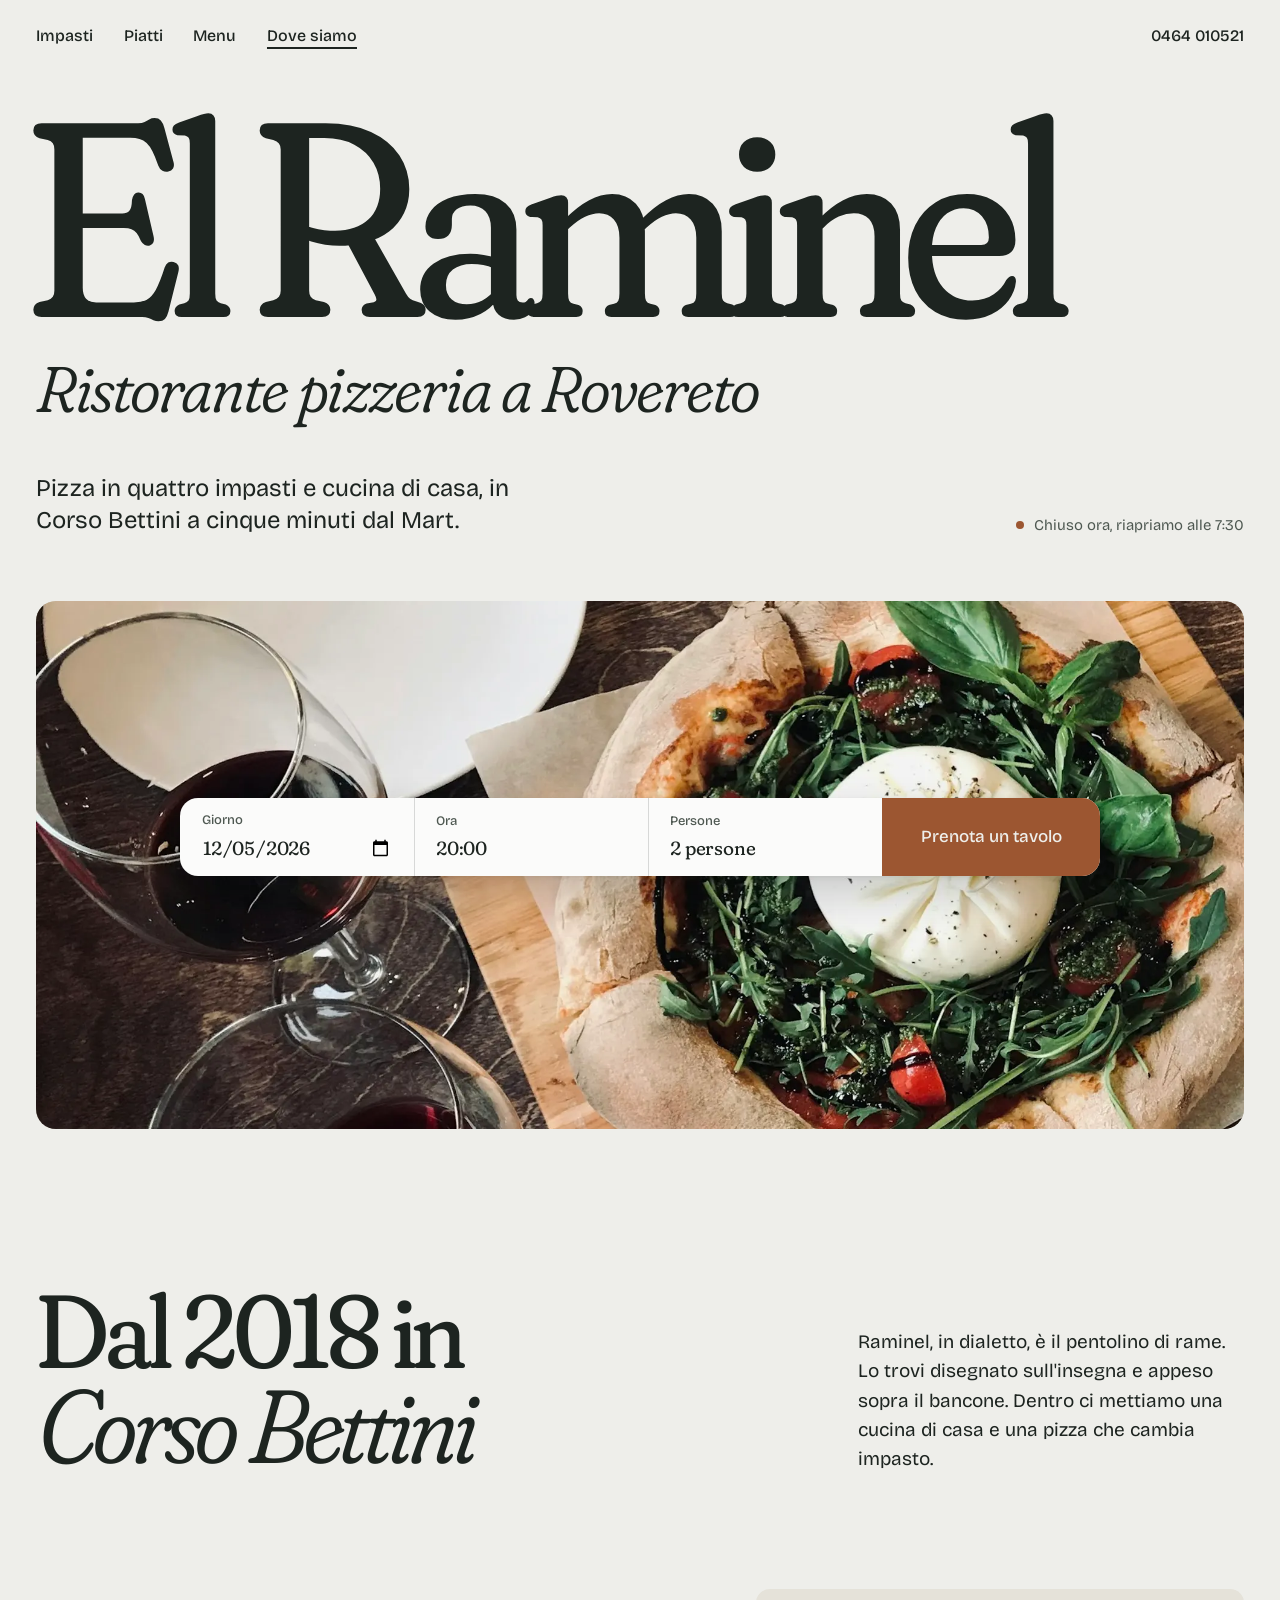
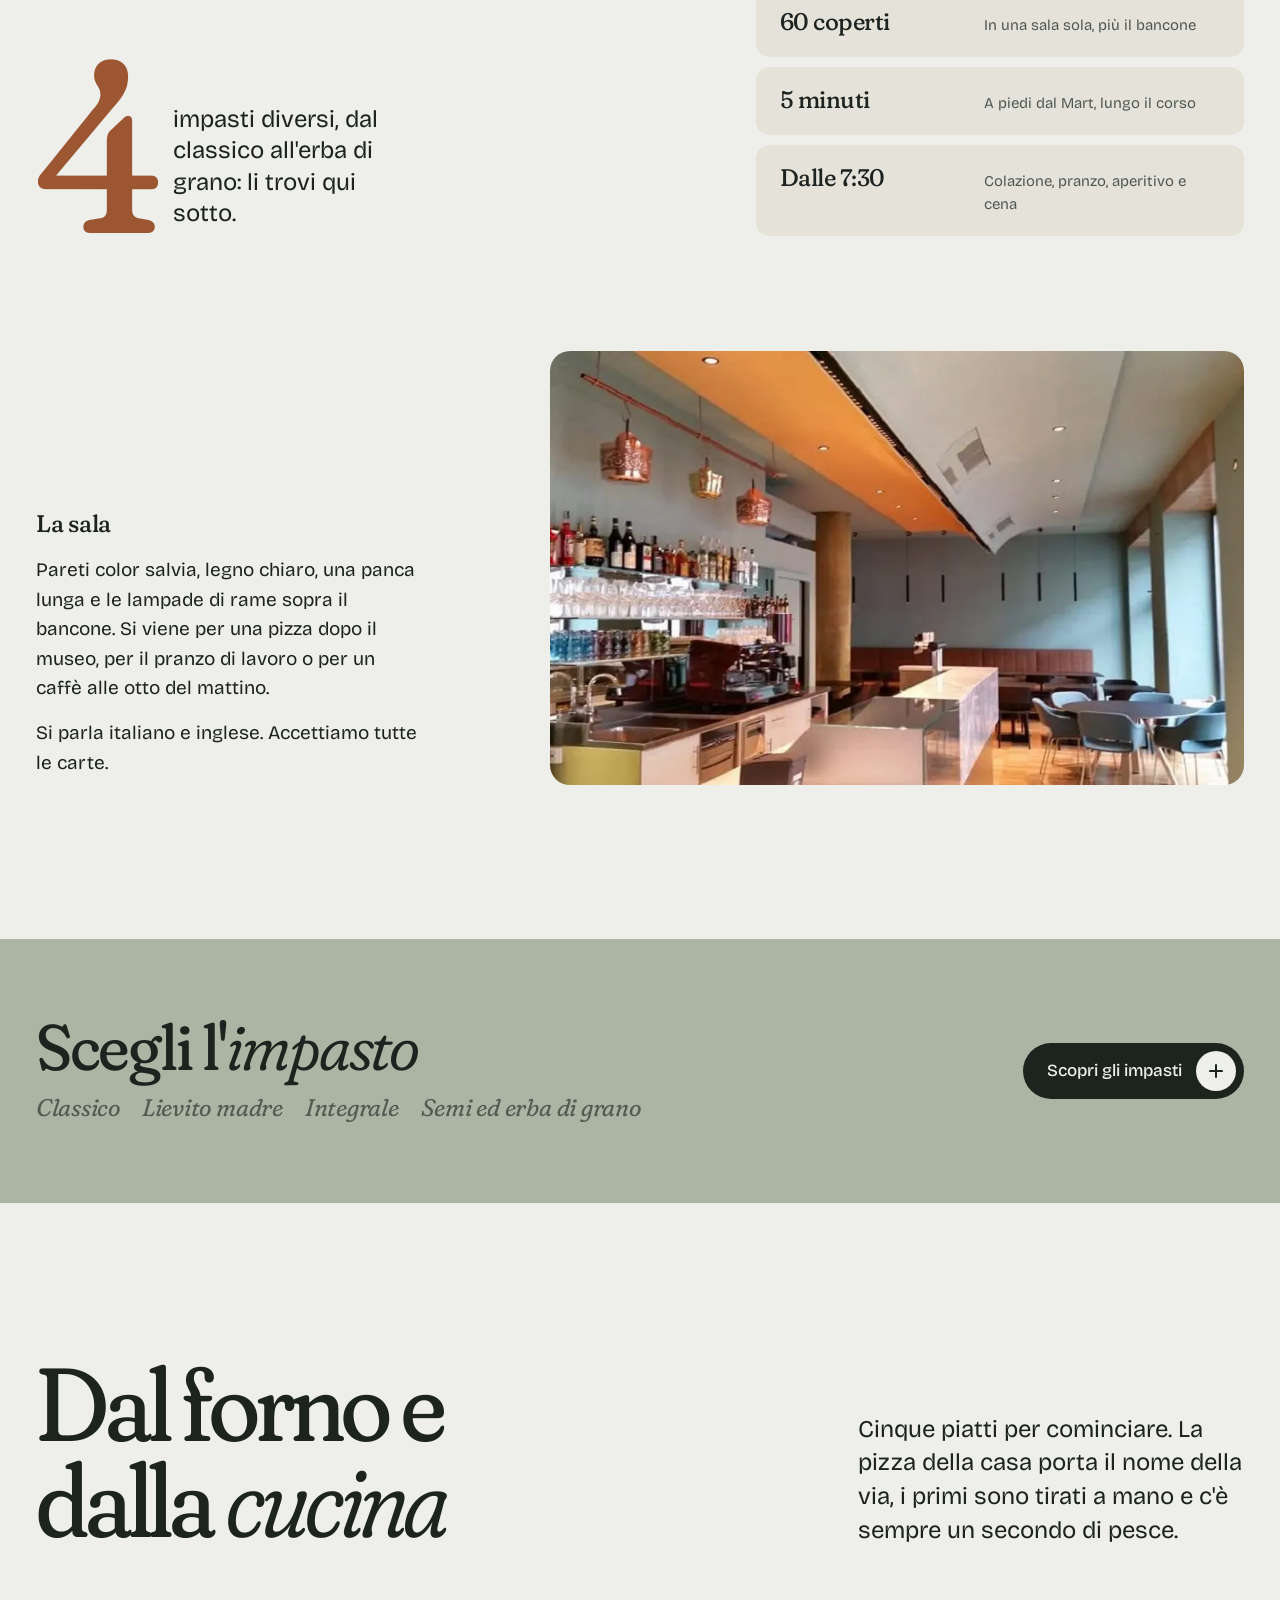
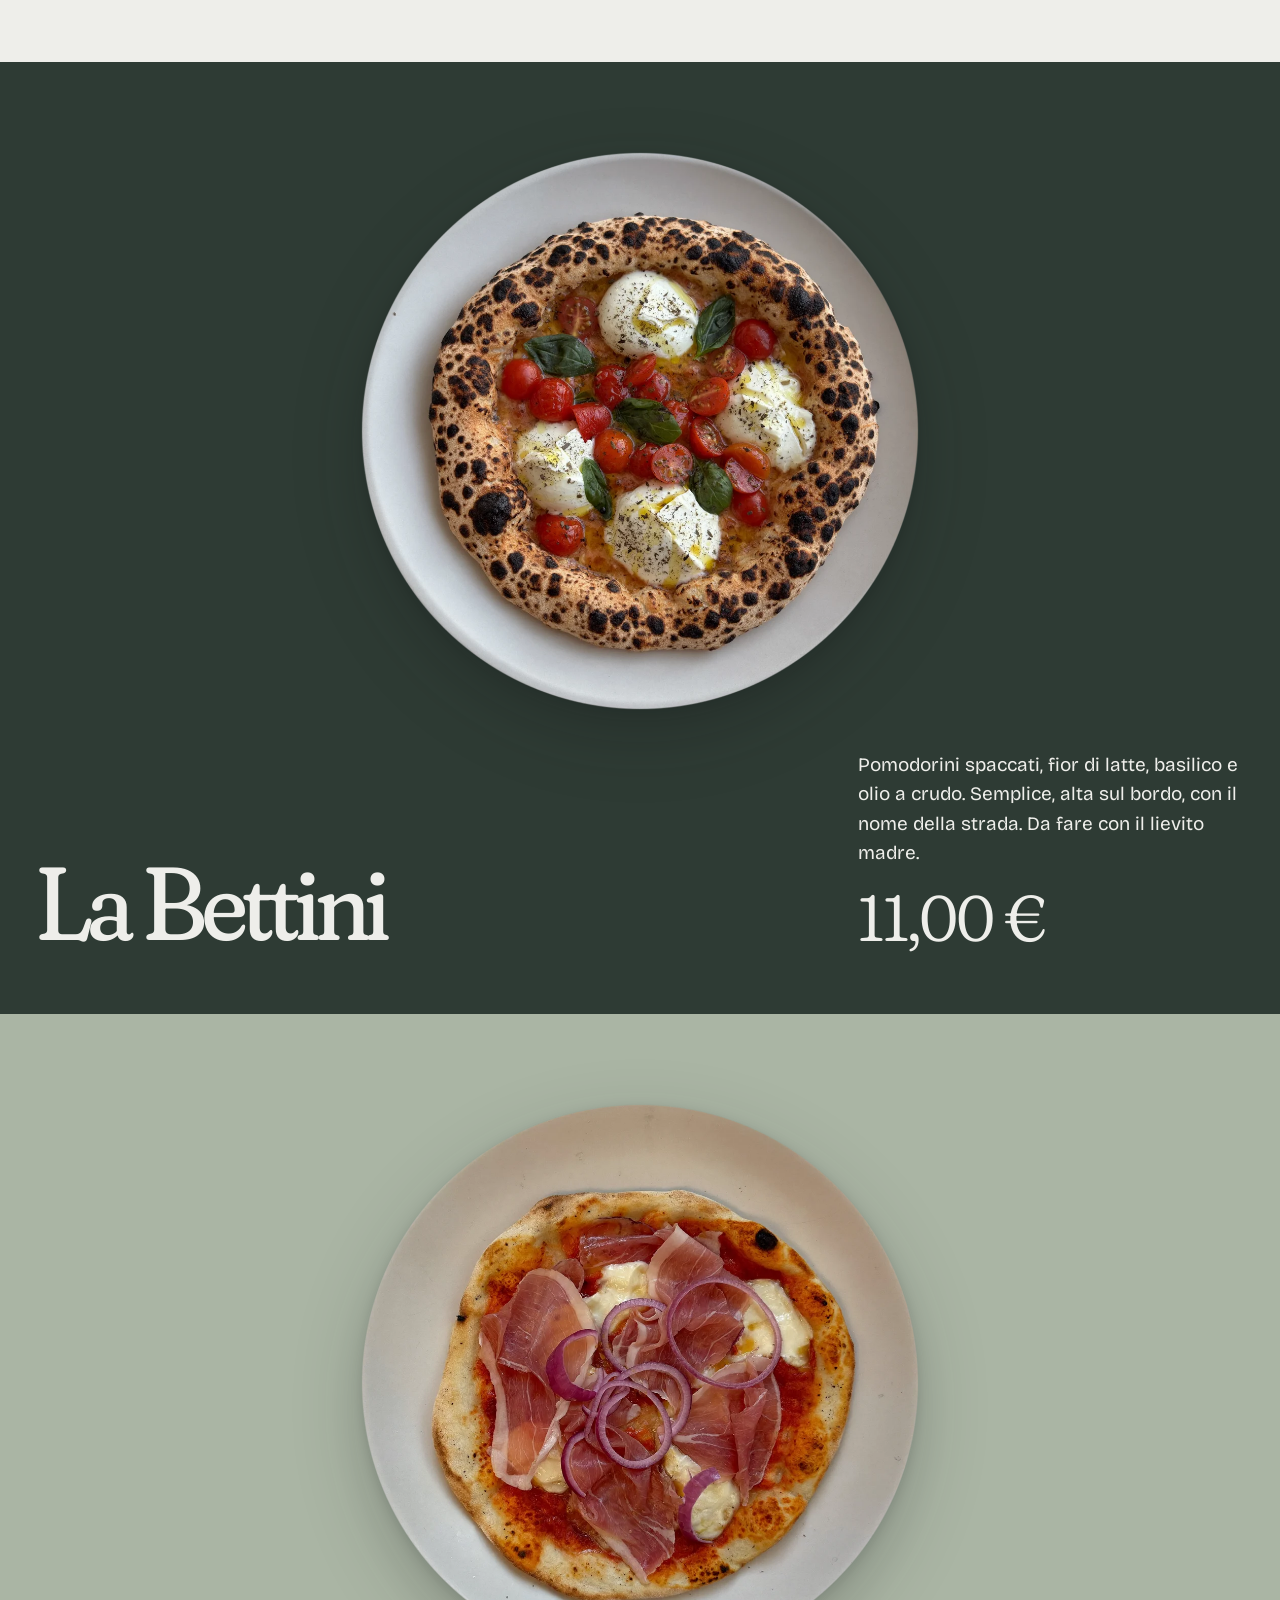
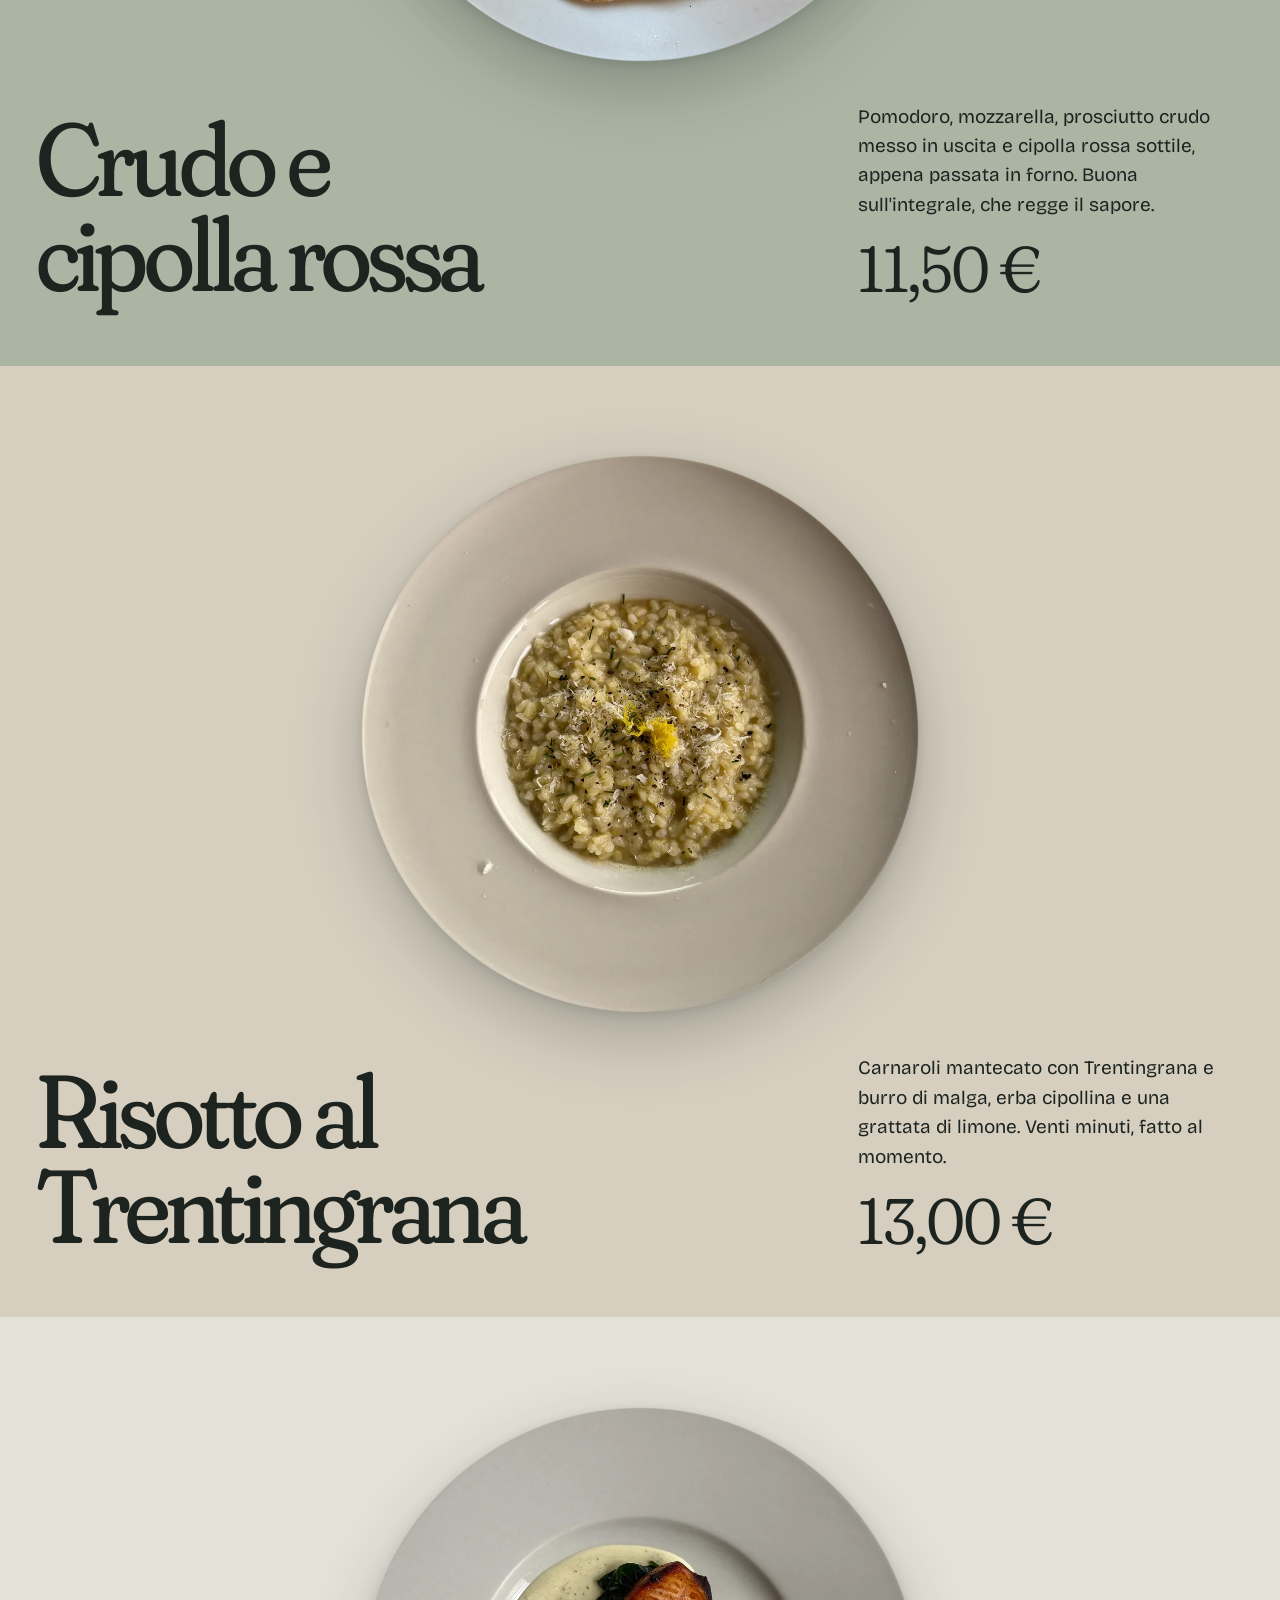
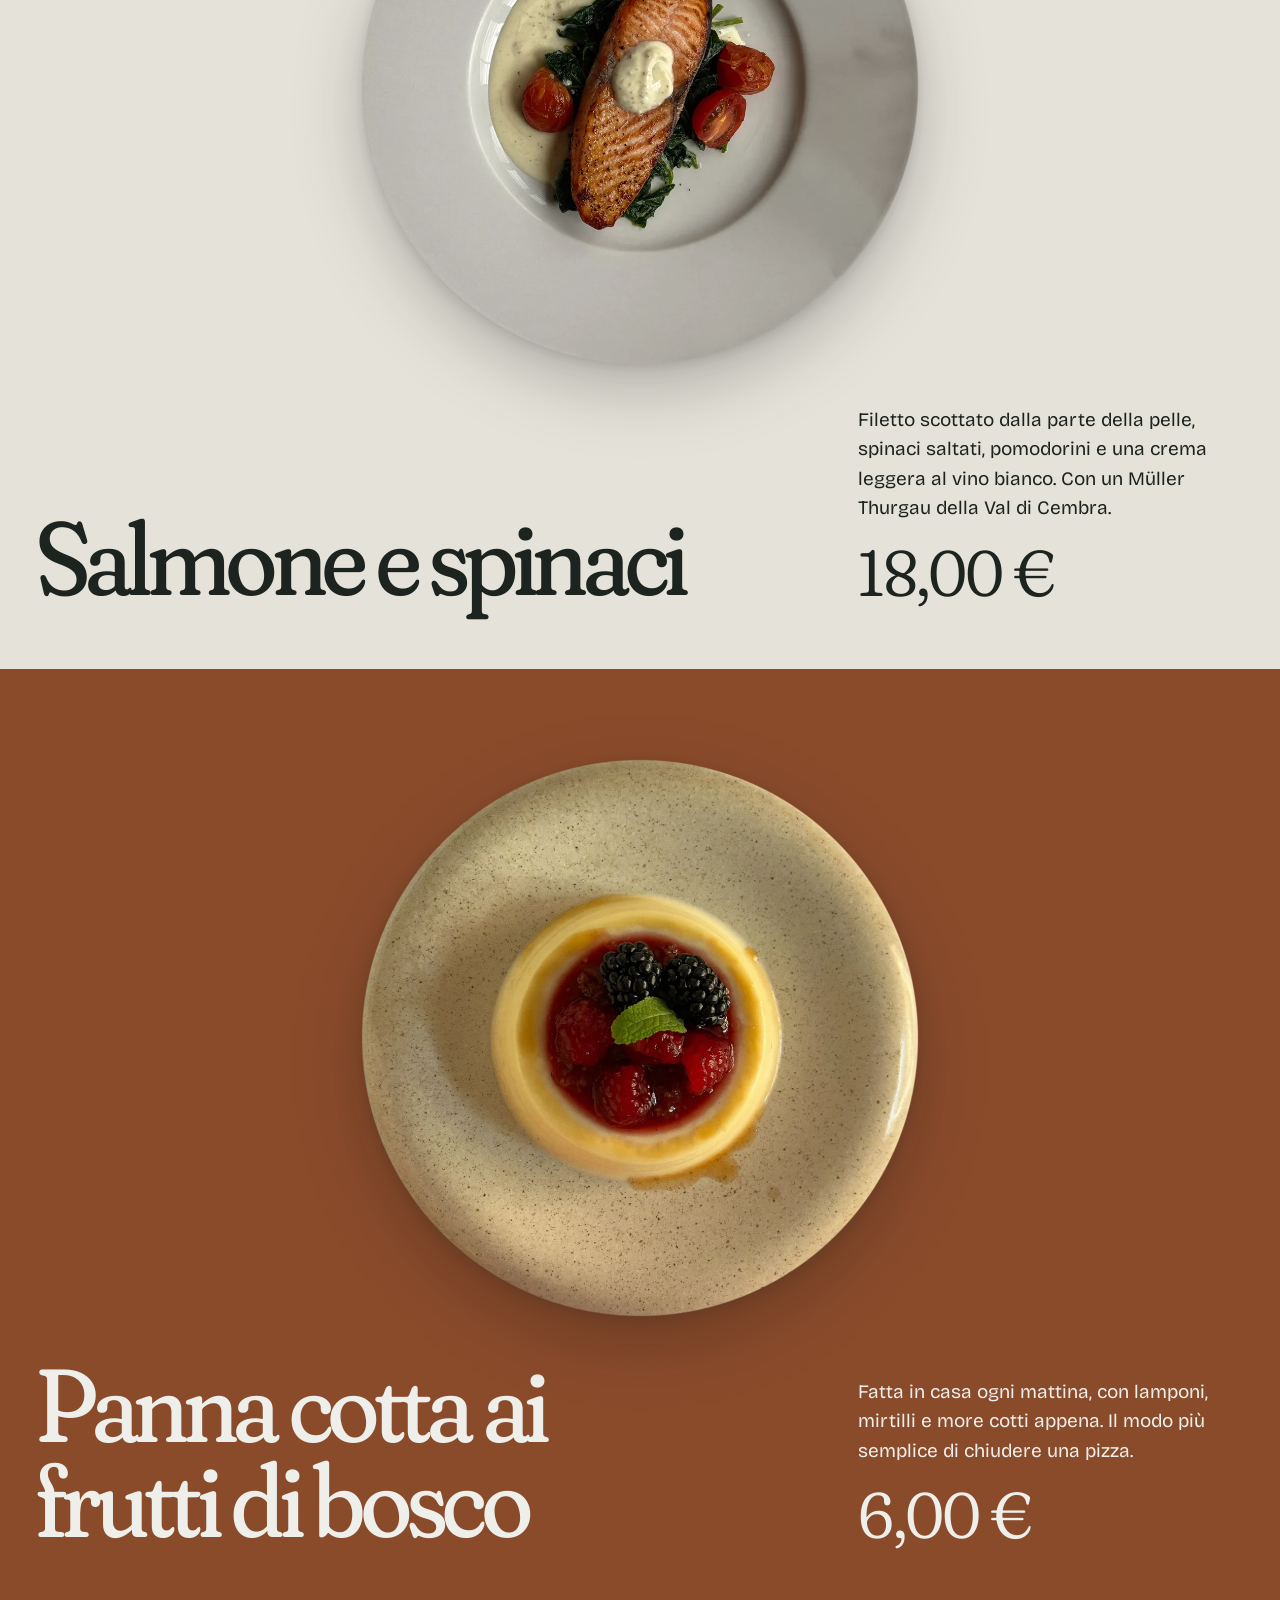
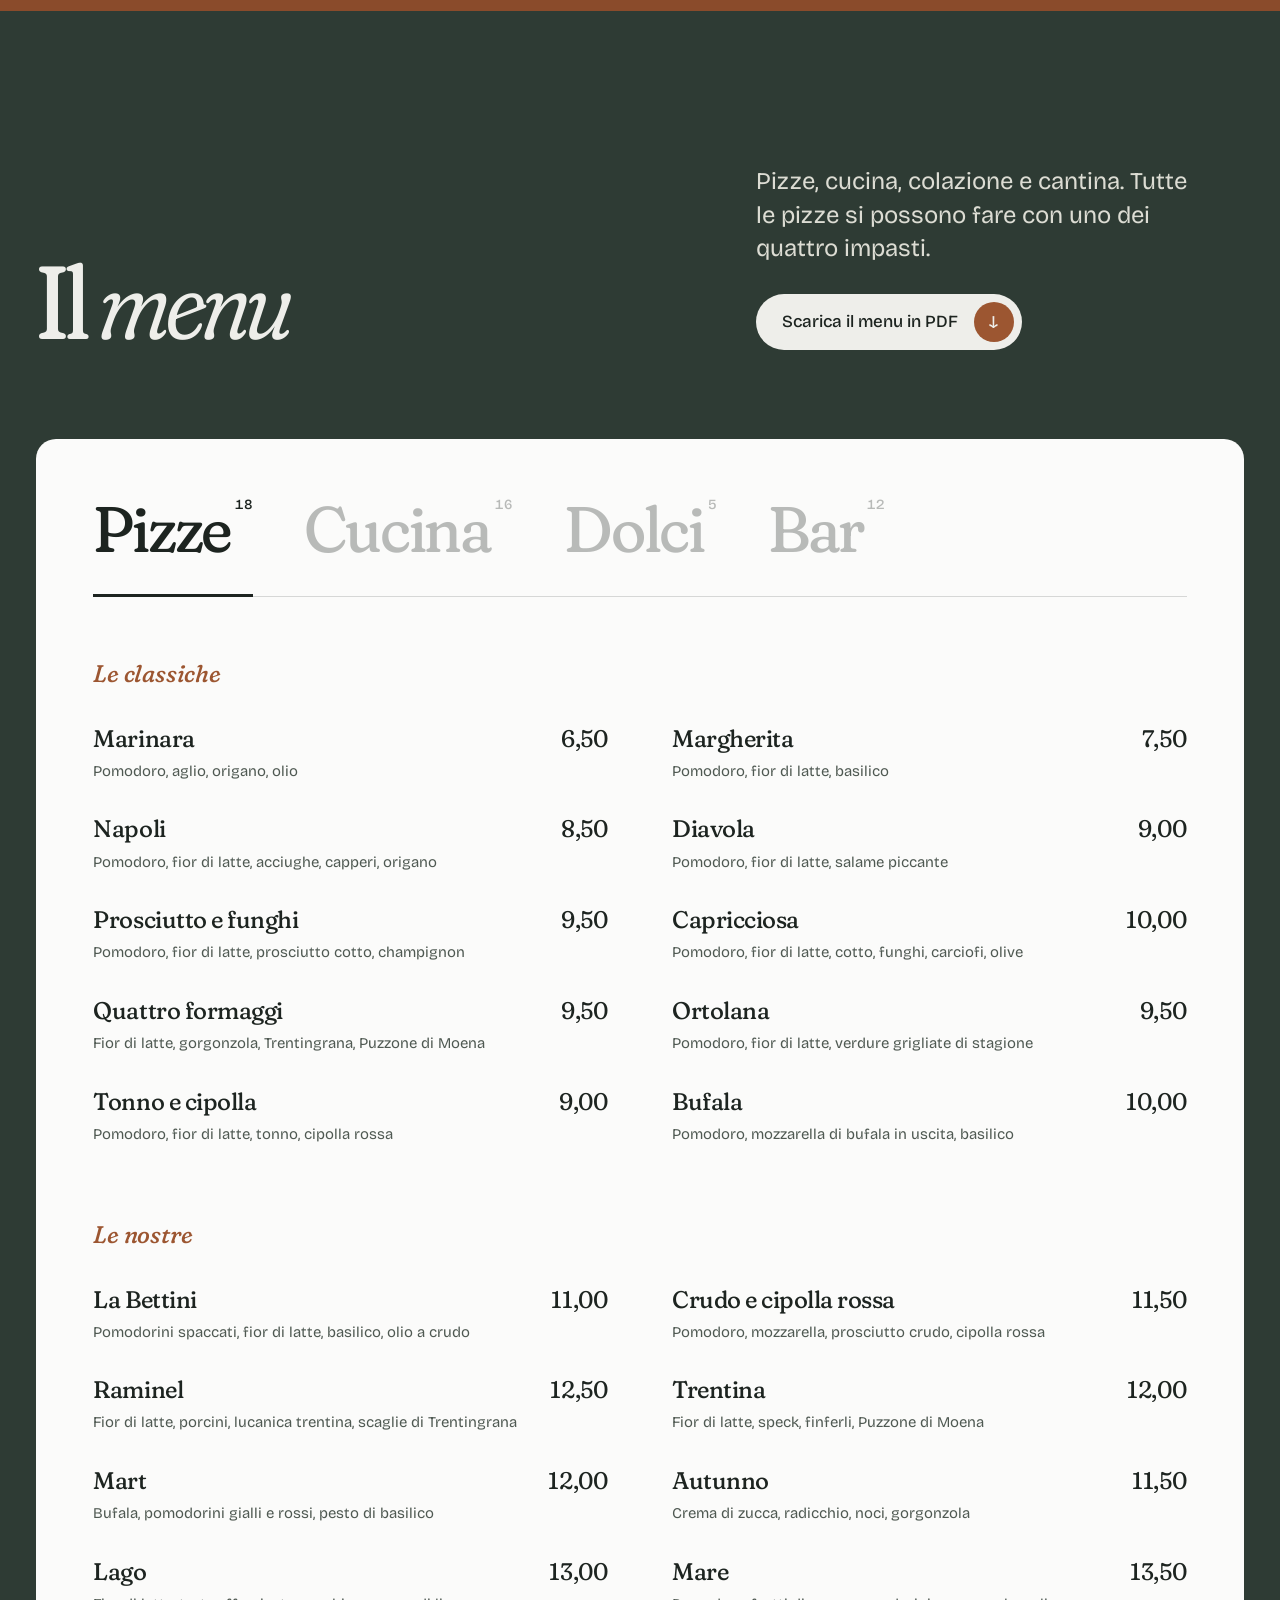
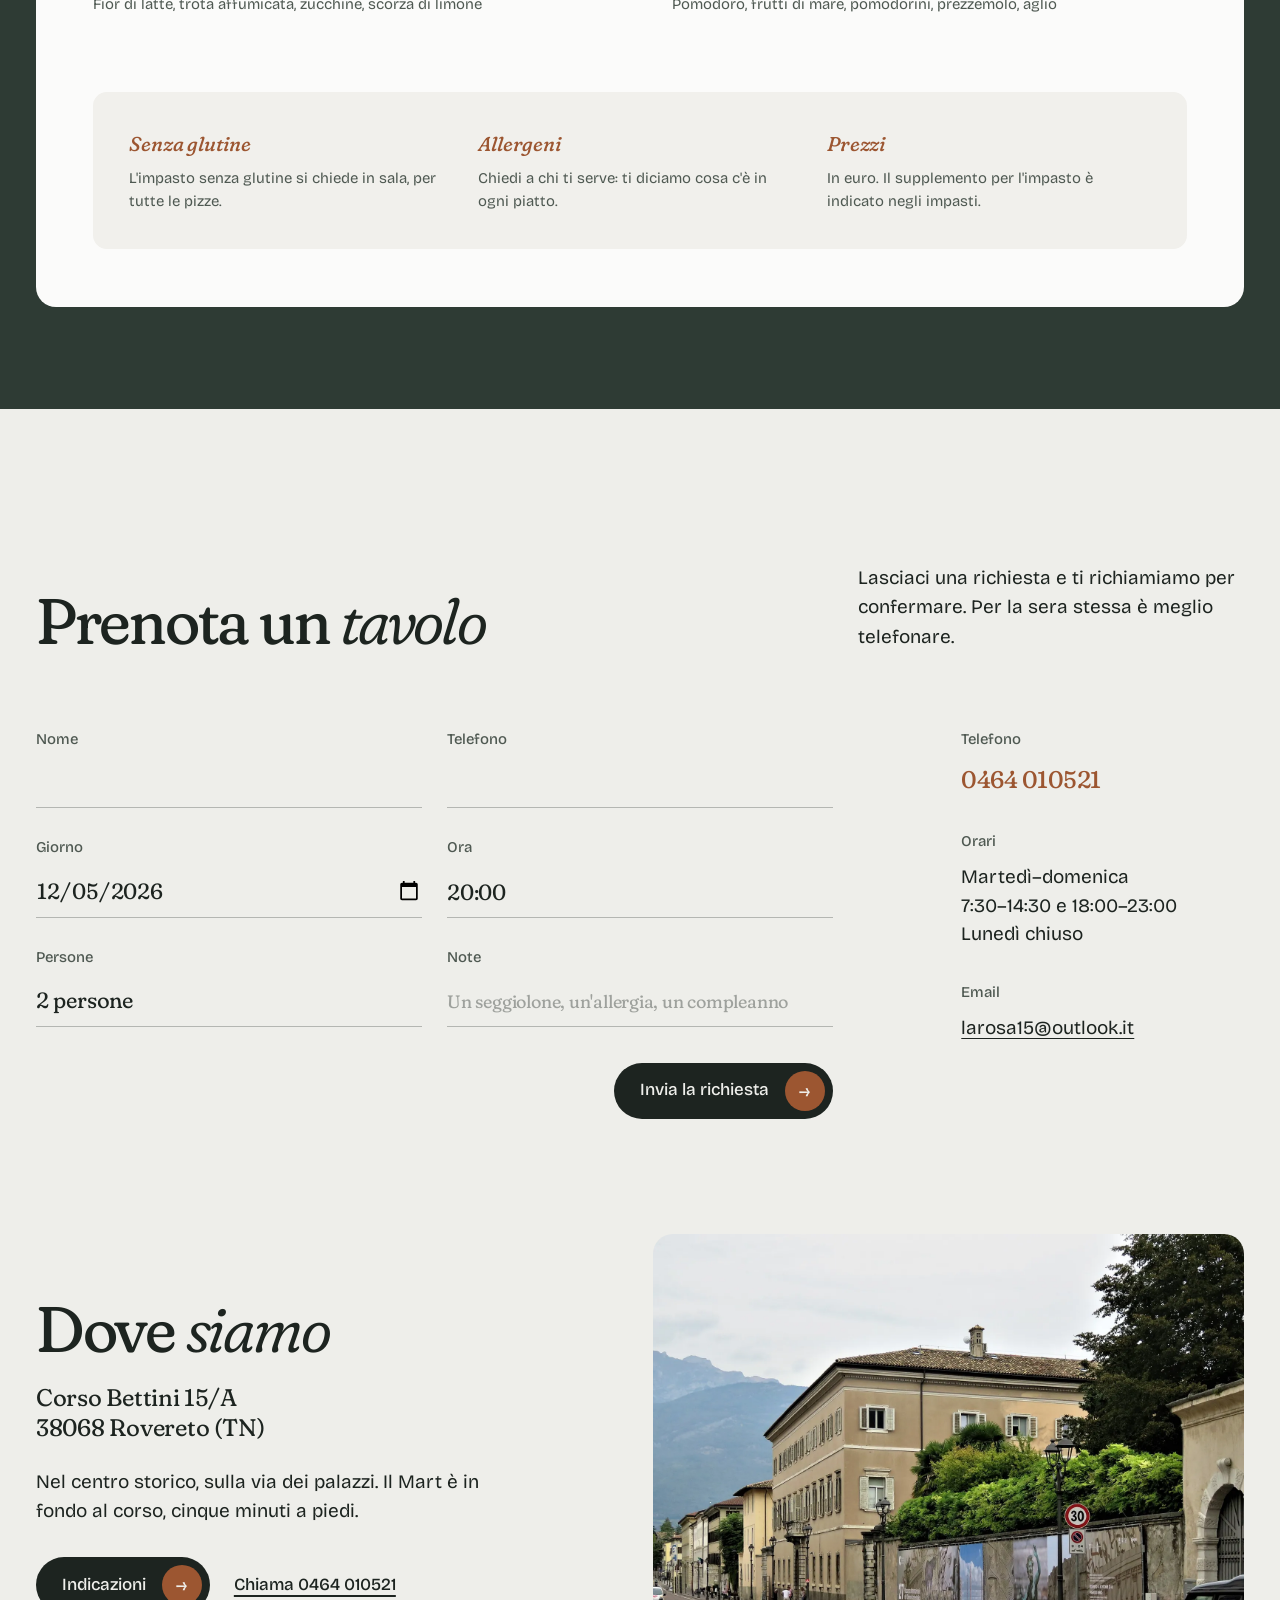
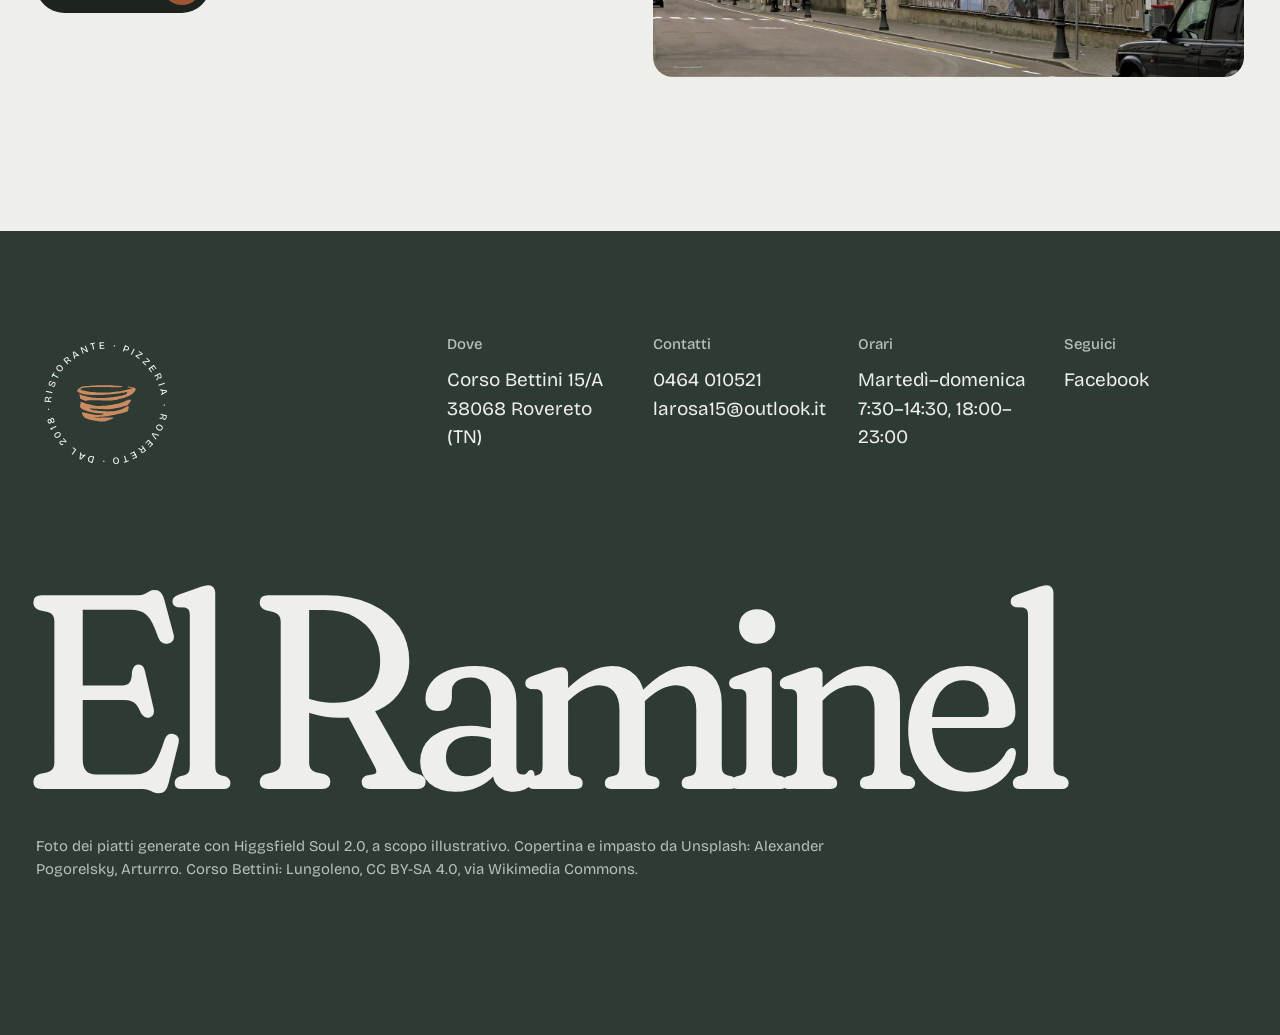
<file: index.html>
<!doctype html>
<html lang="it">
<head>
<meta charset="utf-8">
<meta name="viewport" content="width=device-width, initial-scale=1">
<title>El Raminel — Ristorante pizzeria a Rovereto</title>
<meta name="description" content="Ristorante pizzeria in Corso Bettini 15/A a Rovereto, a cinque minuti dal Mart. Pizza in quattro impasti, primi fatti a mano, pesce e dolci della casa. Chiuso il lunedì.">
<meta name="theme-color" content="#eeeeea">
<meta property="og:title" content="El Raminel — Ristorante pizzeria a Rovereto">
<meta property="og:description" content="Pizza in quattro impasti, primi fatti a mano e pesce, in Corso Bettini a cinque minuti dal Mart.">
<meta property="og:image" content="img/og.jpg">
<meta property="og:locale" content="it_IT">
<link rel="icon" href="img/logo/favicon.svg" type="image/svg+xml">
<link rel="preconnect" href="https://fonts.googleapis.com">
<link rel="preconnect" href="https://fonts.gstatic.com" crossorigin>
<link href="https://fonts.googleapis.com/css2?family=Fraunces:ital,opsz,wght,SOFT,WONK@0,9..144,300..500,100,0;1,9..144,300..500,100,0&family=Bricolage+Grotesque:opsz,wdth,wght@12..96,75..100,300..600&display=swap" rel="stylesheet">
<link rel="preload" as="image" href="img/hero-band.webp" fetchpriority="high">
<link rel="stylesheet" href="css/style.css">
<script>document.documentElement.classList.add('js')</script>
<script type="application/ld+json">
{"@context":"https://schema.org","@type":"Restaurant","name":"El Raminel","servesCuisine":["Pizza","Italiana","Trentina"],"telephone":"+39 0464 010521","email":"larosa15@outlook.it","address":{"@type":"PostalAddress","streetAddress":"Corso Bettini 15/A","postalCode":"38068","addressLocality":"Rovereto","addressRegion":"TN","addressCountry":"IT"},"openingHoursSpecification":[{"@type":"OpeningHoursSpecification","dayOfWeek":["Tuesday","Wednesday","Thursday","Friday","Saturday","Sunday"],"opens":"07:30","closes":"14:30"},{"@type":"OpeningHoursSpecification","dayOfWeek":["Tuesday","Wednesday","Thursday","Friday","Saturday","Sunday"],"opens":"18:00","closes":"23:00"}],"acceptsReservations":true,"priceRange":"€€"}
</script>
</head>
<body>
<svg width="0" height="0" style="position:absolute" aria-hidden="true">
  <symbol id="pot" viewBox="58 23 1527 943"><path fill="currentColor" fill-rule="evenodd" d="M 684.5 26.6 C 616.9 27.0, 502.4 30.7, 462 34.0 C 455.1 34.5, 441.8 35.4, 432.5 36.0 C 392.3 38.4, 339.6 42.5, 318.6 45.0 C 313.7 45.6, 301.8 46.9, 292.1 48.0 C 282.4 49.1, 271.5 50.4, 268 50.9 C 264.4 51.4, 254.5 52.8, 246 53.9 C 219.1 57.6, 183.6 64.3, 177.4 67.0 C 174.9 68.1, 171.5 69, 170.0 69 C 167.4 69, 164.5 70.7, 155.8 77.8 C 153.5 79.6, 150.2 81.7, 148.5 82.4 C 144.8 84.2, 142.1 86.5, 139.2 90.6 C 137.7 92.7, 135.3 94.3, 131.7 95.4 C 124.0 97.9, 111.7 107.6, 108.7 113.6 C 107.8 115.3, 106.0 117.4, 104.7 118.2 C 103.3 119.1, 100.9 121.1, 99.3 122.6 C 97.6 124.2, 94.4 126.7, 92.2 128.2 C 89.4 130.1, 87.3 132.7, 85.5 136.4 C 84.0 139.6, 81.8 142.5, 80.0 143.6 C 78.4 144.5, 76.7 146.1, 76.3 147.1 C 75.0 149.8, 65.1 159.8, 63.0 160.4 C 54.1 163.2, 68.8 183.4, 90 197.6 C 131.0 225.1, 179.7 243.7, 246 257.0 C 274.6 262.7, 286.5 264.7, 316.5 268.3 C 328.1 269.8, 332.6 270.2, 371.5 273.6 C 381.4 274.4, 394.2 275.5, 400 276.0 C 432.2 278.8, 529.9 281.2, 584 280.5 C 633.6 279.8, 706.9 277.6, 730 276.0 C 737.4 275.5, 753.8 274.4, 766.5 273.5 C 779.1 272.7, 795.3 271.5, 802.5 271.0 C 824.6 269.2, 841.7 268.1, 861.5 267.0 C 871.9 266.4, 883.6 265.5, 887.5 264.9 C 891.3 264.4, 900.1 263.5, 907 262.9 C 913.8 262.3, 925.5 261.1, 933 260.4 C 940.4 259.6, 954.1 258.3, 963.5 257.4 C 972.8 256.6, 984.3 255.5, 989 255.0 C 993.6 254.4, 1003.1 253.5, 1010 252.9 C 1016.8 252.3, 1027.6 251.1, 1034 250.3 C 1040.3 249.5, 1050.9 248.2, 1057.5 247.4 C 1064.1 246.6, 1076.4 245.0, 1085 243.9 C 1093.5 242.8, 1104.3 241.4, 1109 240.8 C 1113.6 240.3, 1119.3 239.4, 1121.5 239.0 C 1123.7 238.5, 1130.2 237.6, 1136 237.0 C 1145.3 235.9, 1152.2 235.0, 1179.5 230.8 C 1183.3 230.3, 1188.1 229.4, 1190.1 228.9 C 1192.1 228.4, 1197.9 227.3, 1203.1 226.5 C 1208.2 225.7, 1220.6 223.7, 1230.5 221.9 C 1240.4 220.2, 1254.8 217.7, 1262.5 216.5 C 1275.6 214.3, 1293.7 210.7, 1307.4 207.5 C 1318.5 204.9, 1344.9 200, 1347.8 200 C 1356.9 200, 1359.6 219.9, 1352.3 234.2 C 1334.1 270.1, 1223.0 302.6, 1028 329.0 C 1008.8 331.6, 1005.5 332.0, 957 337.9 C 952.3 338.5, 941.5 339.6, 933 340.5 C 924.4 341.3, 913.2 342.4, 908 343.0 C 890.3 344.9, 878.5 346.0, 865 347.0 C 857.5 347.5, 842.9 348.6, 832.5 349.5 C 799.7 352.0, 762.7 353.9, 727 354.9 C 708.0 355.4, 688 356.1, 682.5 356.4 C 670.9 357.0, 568.7 354.3, 552.5 352.9 C 546.4 352.4, 534.7 351.5, 526.5 351.0 C 492.9 348.6, 482.3 347.2, 414.5 336.9 C 309.2 320.9, 209.0 295.0, 170.5 273.7 C 164.4 270.3, 155.5 265.4, 150.6 262.7 C 145.7 260.1, 139.7 256.5, 137.4 254.9 C 128.3 248.7, 126.1 251.1, 128.4 265.1 C 129.2 270.2, 130.8 280.8, 132.0 288.5 C 133.1 296.2, 134.8 307, 135.6 312.5 C 136.5 318, 137.6 324.7, 138.1 327.5 C 138.5 330.2, 139.4 336.3, 139.9 341 C 142.6 362.5, 145.7 367.5, 162.7 377.8 C 189.0 393.6, 225.3 408.7, 258.5 417.4 C 300.1 428.4, 299.6 428.3, 309.2 424.4 C 342.8 410.7, 406.4 408.5, 597.5 414.4 C 624.4 415.2, 662.2 416.4, 681.5 417.0 C 700.7 417.5, 729.3 418.4, 745 418.9 C 845.3 422.2, 850.1 422.3, 891 421.1 C 913.2 420.4, 936.4 419.5, 942.5 418.9 C 948.5 418.4, 959.8 417.5, 967.5 416.9 C 975.2 416.3, 991.4 414.1, 1003.5 412.0 C 1025.6 408.1, 1032.3 407.0, 1048 404.9 C 1062.7 402.9, 1074.1 401.0, 1086 398.5 C 1092.3 397.1, 1106.2 394.2, 1117 391.9 C 1153.0 384.3, 1205.2 370.9, 1250.5 357.7 C 1260.9 354.6, 1279.6 349.2, 1292 345.6 C 1449.0 300.0, 1525.9 247.9, 1568.9 157.8 C 1574.3 146.5, 1582.9 122.0, 1582.9 118 C 1582.9 104.5, 1570.0 97.0, 1532.5 88.5 C 1528.6 87.7, 1523.7 86.5, 1521.5 86.0 C 1506.1 82.2, 1463.6 72.3, 1444.5 68.0 C 1431.8 65.2, 1416.7 61.8, 1410.9 60.4 C 1396.2 57.0, 1398.8 56.4, 1377.7 68.2 C 1359.6 78.3, 1360.2 79.5, 1384.6 81.6 C 1411.8 83.9, 1429.3 87.2, 1466.0 97.1 C 1473.6 99.2, 1476.5 104.1, 1472.7 108.3 C 1470.4 110.8, 1463.8 113.0, 1429.5 122.4 C 1407.5 128.4, 1387.6 133.9, 1375 137.5 C 1362.9 140.8, 1340 146.2, 1306.5 153.5 C 1259.1 163.9, 1235.8 168.5, 1207.6 173.0 C 1190.5 175.8, 1175.8 178.2, 1175 178.4 C 1172.6 179.1, 1135.5 184.9, 1124 186.4 C 1118.2 187.2, 1105.6 188.7, 1096 189.9 C 1086.3 191.1, 1068.1 193.4, 1055.5 195.1 C 1027.5 198.7, 1012.3 200.3, 987.5 202.4 C 977.0 203.3, 959.0 204.9, 947.5 206.0 C 913.3 209.2, 889.3 210.8, 858 212.0 C 841.7 212.6, 820.6 213.5, 811.1 214.0 C 788.4 215.2, 707.0 215.2, 673.1 214.0 C 658.4 213.4, 632.3 212.5, 615 211.9 C 597.6 211.4, 577.8 210.5, 571 210.0 C 564.1 209.5, 550.6 208.6, 541 207.9 C 505.3 205.7, 494.9 204.9, 473.5 203.0 C 430.9 199.1, 423.0 198.3, 373.5 192.0 C 364.2 190.8, 350.3 188.7, 342.5 187.4 C 334.8 186.0, 320.3 183.6, 310.4 182.0 C 300.5 180.4, 287.4 177.9, 281.4 176.5 C 275.4 175.1, 264.2 172.6, 256.5 171.0 C 203.7 159.5, 158.8 139.5, 156.4 126.3 C 153.6 111.9, 169.5 100.7, 201.4 94.4 C 247.0 85.6, 294.0 79.2, 330.6 77.0 C 398.5 72.8, 438.3 71.1, 499 69.8 C 582.4 68.0, 705.0 67.6, 778.5 68.9 C 886.6 70.7, 922.8 71.6, 1013 75.0 C 1027.5 75.5, 1066.5 76.5, 1099.5 77.1 C 1172.5 78.5, 1175.9 78.2, 1198.5 68.2 C 1210.5 62.8, 1219.9 59.5, 1227.4 58.0 C 1233.1 56.8, 1235 55.1, 1235 51.1 C 1235 47.2, 1231.3 46.0, 1220.0 45.9 C 1214.2 45.9, 1202.5 45.5, 1194 44.9 C 1185.4 44.4, 1170.6 43.6, 1161 43.0 C 1151.3 42.4, 1135.8 41.5, 1126.5 40.9 C 1117.1 40.4, 1105 39.5, 1099.5 38.9 C 1083.5 37.4, 1008.3 32.1, 987 30.9 C 976.2 30.4, 961.4 29.5, 954 28.9 C 938.5 27.8, 796.4 25.9, 751.5 26.2 C 735 26.3, 704.8 26.5, 684.5 26.6 M 1416 400.0 C 1387.9 402.3, 1365.6 409.5, 1329.6 427.9 C 1319.1 433.2, 1307.8 438.8, 1304.5 440.2 C 1301.2 441.7, 1294.6 444.5, 1290 446.5 C 1273.1 453.7, 1201.6 477.9, 1179 484.0 C 1087.9 508.5, 1033.4 520.1, 949.5 533.0 C 938.5 534.7, 924.1 537.1, 917.5 538.4 C 891.2 543.6, 846.1 550.2, 826 551.9 C 819.1 552.5, 809.2 553.4, 804 553.9 C 795.6 554.8, 787.0 555.5, 763.5 557.5 C 691.4 563.5, 596.4 561.7, 528.4 553.1 C 513.3 551.2, 477.5 543.9, 465.5 540.3 C 438.4 532.2, 433.5 531.0, 412 527.0 C 399.6 524.7, 379.8 521.0, 368 518.8 C 356.1 516.6, 341.5 513.9, 335.4 512.9 C 311.3 508.8, 271.7 494.5, 222 472.0 C 196.8 460.5, 169.3 450, 164.8 450 C 160.1 450, 158.6 454.9, 154.0 486 C 153.4 490.1, 152.2 497.1, 151.4 501.5 C 145.0 536.7, 139.9 568.5, 140.0 573.5 C 140.0 582.2, 150.3 600.2, 161.1 610.5 C 179.7 628.3, 229.6 658.6, 262.5 672.1 C 291.5 684.0, 340.5 700.5, 372.4 709.1 C 421.3 722.2, 424.1 722.9, 435.0 724.9 C 440.8 726.0, 452.0 728.2, 460 729.9 C 467.9 731.6, 478.3 733.7, 483 734.5 C 487.6 735.4, 493.1 736.5, 495.2 737.0 C 500.1 738.3, 570.9 748.6, 587 750.4 C 602.4 752.1, 619.2 753.6, 637.5 755.0 C 645.2 755.5, 656.4 756.5, 662.5 757.1 C 668.5 757.7, 689.4 758.2, 709 758.2 C 730.9 758.2, 744.9 758.6, 745.7 759.2 C 755.7 767.1, 710.6 789.5, 677.7 792.9 C 626.5 798.4, 578.9 798.4, 539.5 793.0 C 526.8 791.3, 512.9 789.4, 508.5 788.9 C 489.2 786.4, 473.4 783.6, 443 777.6 C 425.1 774.1, 409.3 770.9, 408 770.7 C 405.7 770.3, 310.0 747.6, 270 738.0 C 191.2 719.1, 189.0 718.9, 190.4 732.8 C 196.9 796.3, 232.1 849, 287.0 877.2 C 312.7 890.3, 348.1 900.6, 435.5 920.4 C 449.2 923.5, 463.4 926.7, 467 927.6 C 470.5 928.4, 484.0 931.3, 497 934.0 C 509.9 936.6, 531.5 941.1, 545 943.9 C 593.5 954.0, 599.7 955.1, 615 957.0 C 623.5 958.0, 635.9 959.5, 642.5 960.3 C 672.3 964.0, 677.5 964.2, 707.0 963.6 C 773.6 962.3, 825.8 949.8, 911 914.9 C 920.6 911.0, 934.5 905.6, 942 902.9 C 994.6 884.1, 1008.4 876.3, 1003.9 867.9 C 998.6 857.9, 950.3 856.2, 808 860.9 C 644.4 866.4, 583.6 865.1, 526.5 854.8 C 508.3 851.6, 510.7 848.5, 532.2 847.6 C 540.6 847.2, 555.8 846.5, 566 846.0 C 576.1 845.4, 601.1 844.3, 621.5 843.5 C 641.8 842.7, 667.0 841.5, 677.5 841.0 C 687.9 840.4, 707.3 839.5, 720.5 838.9 C 752.4 837.5, 775.0 835.1, 810.4 829.5 C 815.4 828.7, 823.3 827.5, 828 826.9 C 841.9 825.1, 861.6 822.0, 876 819.3 C 909.1 813.2, 917.1 811.7, 926.5 809.9 C 932 808.9, 940.7 807.3, 946 806.5 C 956.9 804.7, 974.1 801.4, 995 797.0 C 1002.9 795.3, 1014.6 792.8, 1021 791.5 C 1057.3 784.0, 1082.0 778.6, 1115 770.9 C 1207.7 749.2, 1241.5 740.8, 1279 730.0 C 1286.4 727.9, 1300.8 723.8, 1311 720.9 C 1332.1 715.0, 1367.9 702.7, 1372.6 699.8 C 1376.5 697.5, 1377.8 694.1, 1381.9 676 C 1383.6 668.5, 1386.8 654.6, 1389.0 645 C 1400.9 592.5, 1401.2 590.3, 1396.7 575 C 1394.3 566.5, 1386.5 561, 1377.2 561 C 1371.8 561, 1370.3 561.6, 1350 572.9 C 1237.8 635.2, 1184.5 660.1, 1141.0 670.6 C 1133.0 672.5, 1122.1 675.1, 1116.9 676.5 C 1107.3 679.0, 1054.8 688.0, 1039 689.9 C 1021.0 692.0, 992.9 694.9, 979.5 696.0 C 971.8 696.6, 958.6 697.7, 950.3 698.5 C 888.0 704.3, 789.3 702.5, 693 694.0 C 686.6 693.4, 670.0 692.0, 656 690.9 C 641.9 689.8, 627.5 688.5, 624 687.9 C 618.1 687.0, 582.4 682.6, 559.5 680.0 C 554.5 679.4, 548.2 678.5, 545.5 677.9 C 542.7 677.4, 533.9 675.8, 526 674.4 C 478.6 666.1, 424.5 651.7, 412.1 644.2 C 405.4 640.2, 396 631.6, 396 629.6 C 396 624.7, 394.2 624.7, 500.5 630.9 C 509.8 631.4, 522.6 632.1, 529 632.5 C 535.3 632.8, 551.3 633.7, 564.5 634.4 C 577.7 635.2, 597.7 636.3, 609 636.9 C 646.6 638.9, 664.3 639.9, 681 641.0 C 782.4 647.5, 832.8 648.5, 877.5 645.0 C 884.1 644.4, 897.6 643.5, 907.5 642.9 C 917.4 642.3, 930.6 641.2, 937 640.3 C 943.3 639.5, 951.9 638.5, 956.2 637.9 C 969.4 636.3, 979.1 635.0, 986.5 634.0 C 990.3 633.5, 998.9 632.3, 1005.5 631.5 C 1012.1 630.6, 1020.6 629.3, 1024.5 628.5 C 1028.3 627.7, 1036.4 626.1, 1042.5 625.0 C 1048.5 623.9, 1062.2 621.4, 1073 619.5 C 1083.7 617.5, 1097.4 615.0, 1103.5 613.9 C 1115.3 611.7, 1125.4 609.5, 1156.5 602.4 C 1167.5 599.9, 1184.1 596.1, 1193.5 593.9 C 1229.7 585.7, 1263.4 576.2, 1298.5 564.5 C 1312.2 559.9, 1329.5 554.4, 1337 552.4 C 1364.6 544.9, 1385.1 531.2, 1395.5 513.1 C 1399.9 505.7, 1406.5 496.8, 1410.5 493 C 1412.5 491.0, 1415.5 487.4, 1417.2 485 C 1418.9 482.5, 1421.3 479.3, 1422.6 477.9 C 1425.4 474.9, 1430.0 467.7, 1436.2 456.5 C 1438.7 452.1, 1443.7 443.7, 1447.4 438 C 1461.1 416.3, 1462.3 411.4, 1455.5 404.6 C 1450.0 399.0, 1440.9 398.0, 1416 400.0"/></symbol>
</svg>

<a class="skip" href="#impasti">Vai al contenuto</a>

<header class="bar" data-bar>
  <nav class="bar__nav" aria-label="Sezioni">
    <a href="#impasti">Impasti</a>
    <a href="#piatti">Piatti</a>
    <a href="#menu">Menu</a>
    <a href="#dove">Dove siamo</a>
  </nav>
  <a class="bar__brand" href="#top" aria-label="El Raminel, torna all'inizio">
    <svg class="bar__pot" aria-hidden="true"><use href="#pot"/></svg>
    <span>El Raminel</span>
  </a>
  <div class="bar__end">
    <a class="bar__tel" href="tel:+390464010521">0464 010521</a>
    <button class="bar__toggle" type="button" aria-expanded="false" aria-controls="drawer" data-toggle><span>Menu</span></button>
  </div>
</header>

<div class="drawer" id="drawer" data-drawer hidden>
  <nav aria-label="Sezioni">
    <a href="#impasti">Impasti</a>
    <a href="#piatti">Piatti</a>
    <a href="#menu">Menu</a>
    <a href="#prenota">Prenota</a>
    <a href="#dove">Dove siamo</a>
  </nav>
  <a class="drawer__tel" href="tel:+390464010521">0464 010521</a>
</div>

<main id="top">

  <!-- Hero: one photograph, the name set in the house serif -->
  <section class="hero" aria-labelledby="hero-title">
    <h1 id="hero-title" class="hero__title">
      <span class="hero__name">El Raminel</span>
      <span class="hero__kind">Ristorante pizzeria a Rovereto</span>
    </h1>
    <div class="hero__row">
      <p class="hero__lead">Pizza in quattro impasti e cucina di casa, in Corso Bettini a cinque minuti dal Mart.</p>
      <p class="status" data-status><span class="status__dot" aria-hidden="true"></span><span data-status-text>Martedì–domenica, 7:30–14:30 e 18:00–23:00</span></p>
    </div>
    <figure class="hero__band">
      <picture>
        <source media="(max-width: 700px)" srcset="img/hero-band-m.webp">
        <img src="img/hero-band.webp" width="2000" height="1125" alt="Una pizza con burrata e rucola sul tagliere, due calici di vino rosso sul tavolo di legno" fetchpriority="high">
      </picture>
    </figure>
  </section>

  <!-- Intro: name, room, facts -->
  <section class="intro" aria-labelledby="intro-title">
    <div class="intro__top">
      <h2 id="intro-title" class="h-display" data-reveal>Dal 2018 in <em>Corso Bettini</em></h2>
      <p class="intro__note" data-reveal style="--d:90ms">Raminel, in dialetto, è il pentolino di rame. Lo trovi disegnato sull'insegna e appeso sopra il bancone. Dentro ci mettiamo una cucina di casa e una pizza che cambia impasto.</p>
    </div>
    <div class="facts">
      <p class="facts__lead" data-reveal><strong>4</strong><span>impasti diversi, dal classico all'erba di grano: li trovi qui sotto.</span></p>
      <dl class="facts__list">
        <div data-reveal style="--d:70ms"><dt>60 coperti</dt><dd>In una sala sola, più il bancone</dd></div>
        <div data-reveal style="--d:140ms"><dt>5 minuti</dt><dd>A piedi dal Mart, lungo il corso</dd></div>
        <div data-reveal style="--d:210ms"><dt>Dalle 7:30</dt><dd>Colazione, pranzo, aperitivo e cena</dd></div>
      </dl>
    </div>
    <div class="intro__room">
      <div class="intro__roomtext" data-reveal>
        <h3 class="h-small">La sala</h3>
        <p>Pareti color salvia, legno chiaro, una panca lunga e le lampade di rame sopra il bancone. Si viene per una pizza dopo il museo, per il pranzo di lavoro o per un caffè alle otto del mattino.</p>
        <p>Si parla italiano e inglese. Accettiamo tutte le carte.</p>
      </div>
      <figure class="intro__photo">
        <img src="img/sala.webp" width="990" height="556" loading="lazy" alt="La sala di El Raminel: il bancone con le lampade di rame, le pareti color salvia e i tavoli in fondo">
      </figure>
    </div>
  </section>

  <!-- Live thing: choose the dough -->
  <section class="doughs" id="impasti" aria-labelledby="impasti-title">
    <div class="doughs__bar">
      <div class="doughs__title">
        <h2 id="impasti-title" class="h-head">Scegli l'<em>impasto</em></h2>
        <ul class="doughs__names" aria-label="I quattro impasti">
          <li><button type="button" data-open-dough="classico">Classico</button></li>
          <li><button type="button" data-open-dough="madre">Lievito madre</button></li>
          <li><button type="button" data-open-dough="integrale">Integrale</button></li>
          <li><button type="button" data-open-dough="semi">Semi ed erba di grano</button></li>
        </ul>
      </div>
      <button class="doughs__toggle" type="button" aria-expanded="false" aria-controls="doughs-body" data-doughs-toggle>
        <span data-toggle-label>Scopri gli impasti</span><span class="doughs__plus" aria-hidden="true"></span>
      </button>
    </div>
    <div class="doughs__body" id="doughs-body" data-doughs-body>
      <div class="doughs__clip">
        <div class="doughs__grid">
          <p class="doughs__intro">Ogni pizza del menu si può fare con uno dei quattro. Scegline uno per vedere com'è fatto.</p>
          <div class="doughs__picker" role="radiogroup" aria-label="Impasto" data-dough-picker>
            <button type="button" role="radio" aria-checked="true" data-dough="classico"><span>Classico</span><span class="doughs__delta">compreso</span></button>
            <button type="button" role="radio" aria-checked="false" data-dough="madre"><span>Lievito madre</span><span class="doughs__delta">+1,50 €</span></button>
            <button type="button" role="radio" aria-checked="false" data-dough="integrale"><span>Integrale</span><span class="doughs__delta">+1,50 €</span></button>
            <button type="button" role="radio" aria-checked="false" data-dough="semi"><span>Semi ed erba di grano</span><span class="doughs__delta">+2,00 €</span></button>
          </div>

          <div class="doughs__card" aria-live="polite">
            <article class="dough" data-dough-panel="classico">
              <p class="dough__hours"><strong>24</strong> ore</p>
              <p class="dough__sub">di maturazione in frigo</p>
              <p>Farine di tipo 0 e 1, poco lievito, tanto tempo. Bordo leggero e croccante, centro morbido. Quello che chiede chi vuole la pizza come se la ricorda.</p>
            </article>
            <article class="dough" data-dough-panel="madre" hidden>
              <p class="dough__hours"><strong>36</strong> ore</p>
              <p class="dough__sub">con lievito madre rinfrescato ogni mattina</p>
              <p>Più profumo e una punta acidula, alveoli grandi, cornicione che si strappa. Lunga lievitazione: si digerisce bene anche a cena tardi.</p>
            </article>
            <article class="dough" data-dough-panel="integrale" hidden>
              <p class="dough__hours"><strong>24</strong> ore</p>
              <p class="dough__sub">con farina integrale macinata a pietra</p>
              <p>Il colore del grano intero e un sapore più pieno, quasi di pane. Crosta rustica, più fibre. Sta bene con verdure e formaggi di malga.</p>
            </article>
            <article class="dough" data-dough-panel="semi" hidden>
              <p class="dough__hours"><strong>30</strong> ore</p>
              <p class="dough__sub">con semi di lino, girasole e sesamo</p>
              <p>Un impasto che non trovi ovunque: semi tostati ed erba di grano nella farina. Croccante, nocciolato, di un verde dorato appena accennato.</p>
            </article>
          </div>

          <figure class="doughs__photo">
            <img src="img/impasto.webp" width="1000" height="1300" loading="lazy" alt="Due mani infarinate tengono un panetto di impasto liscio">
          </figure>
        </div>
      </div>
    </div>
  </section>

  <!-- Dishes: the plate on its own field of colour -->
  <section class="dishes" id="piatti" aria-labelledby="piatti-title">
    <div class="dishes__intro">
      <h2 id="piatti-title" class="h-display" data-reveal>Dal forno e dalla <em>cucina</em></h2>
      <p class="lead" data-reveal style="--d:90ms">Cinque piatti per cominciare. La pizza della casa porta il nome della via, i primi sono tirati a mano e c'è sempre un secondo di pesce.</p>
    </div>

    <article class="dish" style="--field:var(--pine);--field-ink:var(--paper);--field-soft:#c3cbc5">
      <div class="dish__text">
        <h3 class="dish__name">La Bettini</h3>
        <div class="dish__foot">
          <p>Pomodorini spaccati, fior di latte, basilico e olio a crudo. Semplice, alta sul bordo, con il nome della strada. Da fare con il lievito madre.</p>
          <p class="dish__price">11,00 €</p>
        </div>
      </div>
      <figure class="dish__plate"><img src="img/piatti/bettini.webp" width="1100" height="1100" loading="lazy" alt="Pizza con pomodorini, fior di latte e foglie di basilico, vista dall'alto su un piano scuro infarinato"></figure>
    </article>

    <article class="dish dish--flip" style="--field:var(--sage);--field-ink:var(--ink);--field-soft:#2f3a33">
      <div class="dish__text">
        <h3 class="dish__name">Crudo e cipolla rossa</h3>
        <div class="dish__foot">
          <p>Pomodoro, mozzarella, prosciutto crudo messo in uscita e cipolla rossa sottile, appena passata in forno. Buona sull'integrale, che regge il sapore.</p>
          <p class="dish__price">11,50 €</p>
        </div>
      </div>
      <figure class="dish__plate"><img src="img/piatti/crudo.webp" width="1100" height="1100" loading="lazy" alt="Pizza con prosciutto crudo, mozzarella e cipolla rossa nel piatto in ceramica"></figure>
    </article>

    <article class="dish" style="--field:var(--stone);--field-ink:var(--ink);--field-soft:#3d463f">
      <div class="dish__text">
        <h3 class="dish__name">Risotto al Trentingrana</h3>
        <div class="dish__foot">
          <p>Carnaroli mantecato con Trentingrana e burro di malga, erba cipollina e una grattata di limone. Venti minuti, fatto al momento.</p>
          <p class="dish__price">13,00 €</p>
        </div>
      </div>
      <figure class="dish__plate"><img src="img/piatti/risotto.webp" width="1100" height="1100" loading="lazy" alt="Risotto bianco con erba cipollina in un piatto fondo bianco"></figure>
    </article>

    <article class="dish dish--flip" style="--field:var(--paper-2);--field-ink:var(--ink);--field-soft:#3d463f">
      <div class="dish__text">
        <h3 class="dish__name">Salmone e spinaci</h3>
        <div class="dish__foot">
          <p>Filetto scottato dalla parte della pelle, spinaci saltati, pomodorini e una crema leggera al vino bianco. Con un Müller Thurgau della Val di Cembra.</p>
          <p class="dish__price">18,00 €</p>
        </div>
      </div>
      <figure class="dish__plate"><img src="img/piatti/salmone.webp" width="1100" height="1100" loading="lazy" alt="Filetto di salmone scottato su spinaci e pomodorini in salsa cremosa"></figure>
    </article>

    <article class="dish" style="--field:var(--copper-field);--field-ink:var(--paper);--field-soft:#ead9cc">
      <div class="dish__text">
        <h3 class="dish__name">Panna cotta ai frutti di bosco</h3>
        <div class="dish__foot">
          <p>Fatta in casa ogni mattina, con lamponi, mirtilli e more cotti appena. Il modo più semplice di chiudere una pizza.</p>
          <p class="dish__price">6,00 €</p>
        </div>
      </div>
      <figure class="dish__plate"><img src="img/piatti/panna-cotta.webp" width="1100" height="1100" loading="lazy" alt="Panna cotta con frutti di bosco in una ciotola turchese"></figure>
    </article>
  </section>

  <!-- Menu: a paper sheet, sections as titles -->
  <section class="menu" id="menu" aria-labelledby="menu-title">
    <div class="menu__head">
      <h2 id="menu-title" class="h-display" data-reveal>Il <em>menu</em></h2>
      <div class="menu__side" data-reveal style="--d:90ms">
        <p class="lead">Pizze, cucina, colazione e cantina. Tutte le pizze si possono fare con uno dei quattro impasti.</p>
        <a class="button button--light" href="menu/menu-el-raminel.pdf" download>Scarica il menu in PDF <span class="button__arrow" aria-hidden="true">↓</span></a>
      </div>
    </div>

    <div class="sheet" data-reveal>
      <div class="sheet__inner">
      <div class="tabs" role="tablist" aria-label="Sezioni del menu" data-tabs>
        <button role="tab" id="t-pizze" aria-controls="p-pizze" aria-selected="true">Pizze<span class="tabs__count">18</span></button>
        <button role="tab" id="t-cucina" aria-controls="p-cucina" aria-selected="false" tabindex="-1">Cucina<span class="tabs__count">16</span></button>
        <button role="tab" id="t-dolci" aria-controls="p-dolci" aria-selected="false" tabindex="-1">Dolci<span class="tabs__count">5</span></button>
        <button role="tab" id="t-bar" aria-controls="p-bar" aria-selected="false" tabindex="-1">Bar<span class="tabs__count">12</span></button>
      </div>

        <div class="panel" role="tabpanel" id="p-pizze" aria-labelledby="t-pizze" tabindex="0">
          <div class="group">
            <h3 class="panel__title">Le classiche</h3>
            <ul class="items">
              <li><span class="item__name">Marinara</span><span class="item__price">6,50</span><span class="item__desc">Pomodoro, aglio, origano, olio</span></li>
              <li><span class="item__name">Margherita</span><span class="item__price">7,50</span><span class="item__desc">Pomodoro, fior di latte, basilico</span></li>
              <li><span class="item__name">Napoli</span><span class="item__price">8,50</span><span class="item__desc">Pomodoro, fior di latte, acciughe, capperi, origano</span></li>
              <li><span class="item__name">Diavola</span><span class="item__price">9,00</span><span class="item__desc">Pomodoro, fior di latte, salame piccante</span></li>
              <li><span class="item__name">Prosciutto e funghi</span><span class="item__price">9,50</span><span class="item__desc">Pomodoro, fior di latte, prosciutto cotto, champignon</span></li>
              <li><span class="item__name">Capricciosa</span><span class="item__price">10,00</span><span class="item__desc">Pomodoro, fior di latte, cotto, funghi, carciofi, olive</span></li>
              <li><span class="item__name">Quattro formaggi</span><span class="item__price">9,50</span><span class="item__desc">Fior di latte, gorgonzola, Trentingrana, Puzzone di Moena</span></li>
              <li><span class="item__name">Ortolana</span><span class="item__price">9,50</span><span class="item__desc">Pomodoro, fior di latte, verdure grigliate di stagione</span></li>
              <li><span class="item__name">Tonno e cipolla</span><span class="item__price">9,00</span><span class="item__desc">Pomodoro, fior di latte, tonno, cipolla rossa</span></li>
              <li><span class="item__name">Bufala</span><span class="item__price">10,00</span><span class="item__desc">Pomodoro, mozzarella di bufala in uscita, basilico</span></li>
            </ul>
          </div>
          <div class="group">
            <h3 class="panel__title">Le nostre</h3>
            <ul class="items">
              <li><span class="item__name">La Bettini</span><span class="item__price">11,00</span><span class="item__desc">Pomodorini spaccati, fior di latte, basilico, olio a crudo</span></li>
              <li><span class="item__name">Crudo e cipolla rossa</span><span class="item__price">11,50</span><span class="item__desc">Pomodoro, mozzarella, prosciutto crudo, cipolla rossa</span></li>
              <li><span class="item__name">Raminel</span><span class="item__price">12,50</span><span class="item__desc">Fior di latte, porcini, lucanica trentina, scaglie di Trentingrana</span></li>
              <li><span class="item__name">Trentina</span><span class="item__price">12,00</span><span class="item__desc">Fior di latte, speck, finferli, Puzzone di Moena</span></li>
              <li><span class="item__name">Mart</span><span class="item__price">12,00</span><span class="item__desc">Bufala, pomodorini gialli e rossi, pesto di basilico</span></li>
              <li><span class="item__name">Autunno</span><span class="item__price">11,50</span><span class="item__desc">Crema di zucca, radicchio, noci, gorgonzola</span></li>
              <li><span class="item__name">Lago</span><span class="item__price">13,00</span><span class="item__desc">Fior di latte, trota affumicata, zucchine, scorza di limone</span></li>
              <li><span class="item__name">Mare</span><span class="item__price">13,50</span><span class="item__desc">Pomodoro, frutti di mare, pomodorini, prezzemolo, aglio</span></li>
            </ul>
          </div>
        </div>

        <div class="panel" role="tabpanel" id="p-cucina" aria-labelledby="t-cucina" tabindex="0" hidden>
          <div class="group">
            <h3 class="panel__title">Per cominciare</h3>
            <ul class="items">
              <li><span class="item__name">Tagliere trentino</span><span class="item__price">14,00</span><span class="item__desc">Speck, lucanica, formaggi di malga, mostarda, pane caldo</span></li>
              <li><span class="item__name">Carne salada</span><span class="item__price">12,00</span><span class="item__desc">Carne salada in carpaccio, rucola, Trentingrana, olio</span></li>
              <li><span class="item__name">Insalata di polpo</span><span class="item__price">13,00</span><span class="item__desc">Polpo, patate, sedano, olive taggiasche, limone</span></li>
              <li><span class="item__name">Bruschette</span><span class="item__price">6,00</span><span class="item__desc">Pane tostato, pomodoro, basilico, aglio</span></li>
              <li><span class="item__name">Focaccia del forno</span><span class="item__price">4,50</span><span class="item__desc">Con l'impasto del giorno, rosmarino e sale</span></li>
            </ul>
          </div>
          <div class="group">
            <h3 class="panel__title">Primi fatti a mano</h3>
            <ul class="items">
              <li><span class="item__name">Tagliatelle al ragù di cinghiale</span><span class="item__price">13,00</span><span class="item__desc">Tagliatelle all'uovo tirate in casa, ragù cotto quattro ore</span></li>
              <li><span class="item__name">Strangolapreti</span><span class="item__price">12,00</span><span class="item__desc">Gnocchi di pane e spinaci, burro fuso, salvia, Trentingrana</span></li>
              <li><span class="item__name">Canederli</span><span class="item__price">11,00</span><span class="item__desc">Allo speck, in brodo oppure al burro</span></li>
              <li><span class="item__name">Risotto al Trentingrana</span><span class="item__price">13,00</span><span class="item__desc">Carnaroli, burro di malga, erba cipollina, limone</span></li>
              <li><span class="item__name">Spaghetti alle vongole</span><span class="item__price">15,00</span><span class="item__desc">Vongole veraci, aglio, prezzemolo, peperoncino</span></li>
              <li><span class="item__name">Gnocchi al pomodoro</span><span class="item__price">11,00</span><span class="item__desc">Gnocchi di patate, pomodoro fresco, basilico</span></li>
            </ul>
          </div>
          <div class="group">
            <h3 class="panel__title">Pesce e carne</h3>
            <ul class="items">
              <li><span class="item__name">Salmone e spinaci</span><span class="item__price">18,00</span><span class="item__desc">Filetto scottato, spinaci, pomodorini, crema al vino bianco</span></li>
              <li><span class="item__name">Trota di torrente</span><span class="item__price">17,00</span><span class="item__desc">Al burro e mandorle, patate al forno</span></li>
              <li><span class="item__name">Frittura di calamari e gamberi</span><span class="item__price">17,00</span><span class="item__desc">Con verdure in pastella e maionese al limone</span></li>
              <li><span class="item__name">Orata al forno</span><span class="item__price">19,00</span><span class="item__desc">Con patate, olive e pomodorini</span></li>
              <li><span class="item__name">Tagliata di manzo</span><span class="item__price">20,00</span><span class="item__desc">Rucola, Trentingrana, aceto balsamico</span></li>
            </ul>
          </div>
        </div>

        <div class="panel" role="tabpanel" id="p-dolci" aria-labelledby="t-dolci" tabindex="0" hidden>
          <div class="group">
            <h3 class="panel__title">Dolci della casa</h3>
            <ul class="items">
              <li><span class="item__name">Panna cotta ai frutti di bosco</span><span class="item__price">6,00</span><span class="item__desc">Lamponi, mirtilli e more cotti appena</span></li>
              <li><span class="item__name">Tiramisù</span><span class="item__price">6,00</span><span class="item__desc">Savoiardi, mascarpone, caffè della moka</span></li>
              <li><span class="item__name">Strudel di mele</span><span class="item__price">6,00</span><span class="item__desc">Mele della Val di Non, uvetta, pinoli, panna montata</span></li>
              <li><span class="item__name">Tortino al cioccolato</span><span class="item__price">6,50</span><span class="item__desc">Cuore morbido, servito tiepido</span></li>
              <li><span class="item__name">Semifreddo al miele</span><span class="item__price">6,00</span><span class="item__desc">Miele di millefiori trentino, noci caramellate</span></li>
            </ul>
          </div>
        </div>

        <div class="panel" role="tabpanel" id="p-bar" aria-labelledby="t-bar" tabindex="0" hidden>
          <div class="group">
            <h3 class="panel__title">Colazione e aperitivo</h3>
            <ul class="items">
              <li><span class="item__name">Caffè</span><span class="item__price">1,30</span><span class="item__desc">Espresso, macchiato, decaffeinato</span></li>
              <li><span class="item__name">Cappuccino e brioche</span><span class="item__price">3,00</span><span class="item__desc">Brioche vuota, alla crema o integrale al miele</span></li>
              <li><span class="item__name">Spremuta d'arancia</span><span class="item__price">4,00</span><span class="item__desc">Fatta al momento</span></li>
              <li><span class="item__name">Spritz</span><span class="item__price">5,00</span><span class="item__desc">Aperol, Campari o Hugo, con qualcosa da sgranocchiare</span></li>
              <li><span class="item__name">Calice di Trentodoc</span><span class="item__price">7,00</span><span class="item__desc">Metodo classico del Trentino</span></li>
              <li><span class="item__name">Tagliere per l'aperitivo</span><span class="item__price">9,00</span><span class="item__desc">Salumi, formaggi e focaccia, per due</span></li>
            </ul>
          </div>
          <div class="group">
            <h3 class="panel__title">Vini trentini e birra</h3>
            <ul class="items">
              <li><span class="item__name">Marzemino</span><span class="item__price">5,00</span><span class="item__desc">Il rosso della Vallagarina, al calice</span></li>
              <li><span class="item__name">Teroldego Rotaliano</span><span class="item__price">5,00</span><span class="item__desc">Rosso pieno della Piana Rotaliana, al calice</span></li>
              <li><span class="item__name">Müller Thurgau</span><span class="item__price">5,00</span><span class="item__desc">Bianco della Val di Cembra, al calice</span></li>
              <li><span class="item__name">Nosiola</span><span class="item__price">5,50</span><span class="item__desc">Bianco autoctono della Valle dei Laghi, al calice</span></li>
              <li><span class="item__name">Birra alla spina</span><span class="item__price">3,50 · 5,50</span><span class="item__desc">Piccola 0,2 l, media 0,4 l</span></li>
              <li><span class="item__name">Acqua, bibite</span><span class="item__price">2,50 · 3,00</span><span class="item__desc">Acqua naturale o frizzante 0,75 l, bibite in vetro</span></li>
            </ul>
          </div>
        </div>

        <div class="notes">
          <div><h4>Senza glutine</h4><p>L'impasto senza glutine si chiede in sala, per tutte le pizze.</p></div>
          <div><h4>Allergeni</h4><p>Chiedi a chi ti serve: ti diciamo cosa c'è in ogni piatto.</p></div>
          <div><h4>Prezzi</h4><p>In euro. Il supplemento per l'impasto è indicato negli impasti.</p></div>
        </div>
      </div>
    </div>
  </section>

  <!-- Booking -->
  <section class="book" id="prenota" aria-labelledby="prenota-title">
    <div class="book__head">
      <h2 id="prenota-title" class="h-head" data-reveal>Prenota un <em>tavolo</em></h2>
      <p class="book__lead" data-reveal style="--d:90ms">Lasciaci una richiesta e ti richiamiamo per confermare. Per la sera stessa è meglio telefonare.</p>
    </div>
    <div class="book__grid">
      <form class="book__form" data-book novalidate>
        <div class="field"><label for="f-nome">Nome</label><input id="f-nome" name="nome" autocomplete="name" required></div>
        <div class="field"><label for="f-tel">Telefono</label><input id="f-tel" name="telefono" type="tel" autocomplete="tel" inputmode="tel" required></div>
        <div class="field"><label for="f-data">Giorno</label><input id="f-data" name="data" type="date" required></div>
        <div class="field"><label for="f-ora">Ora</label><select id="f-ora" name="ora" required><optgroup label="Pranzo"><option>12:00</option><option>12:30</option><option>13:00</option><option>13:30</option><option>14:00</option></optgroup><optgroup label="Cena"><option>19:00</option><option>19:30</option><option selected>20:00</option><option>20:30</option><option>21:00</option><option>21:30</option><option>22:00</option></optgroup></select></div>
        <div class="field"><label for="f-persone">Persone</label><select id="f-persone" name="persone"><option value="1">1 persona</option><option selected value="2">2 persone</option><option value="3">3 persone</option><option value="4">4 persone</option><option value="5">5 persone</option><option value="6">6 persone</option><option value="7">7 persone</option><option value="8">8 persone</option><option value="9">9 persone</option><option value="10">10 persone</option><option value="11">11 persone</option><option value="12">12 persone</option><option value="13+">Più di 12</option></select></div>
        <div class="field"><label for="f-note">Note</label><input id="f-note" name="note" placeholder="Un seggiolone, un'allergia, un compleanno"></div>
        <div class="book__send">
          <p class="book__msg" data-msg role="status"></p>
          <button class="button" type="submit">Invia la richiesta <span class="button__arrow" aria-hidden="true">→</span></button>
        </div>
      </form>
      <aside class="book__aside">
        <div><h3 class="label">Telefono</h3><a class="book__tel" href="tel:+390464010521">0464 010521</a></div>
        <div><h3 class="label">Orari</h3><p>Martedì–domenica<br>7:30–14:30 e 18:00–23:00<br>Lunedì chiuso</p></div>
        <div><h3 class="label">Email</h3><p><a href="mailto:larosa15@outlook.it">larosa15@outlook.it</a></p></div>
      </aside>
    </div>
  </section>

  <!-- Where -->
  <section class="where" id="dove" aria-labelledby="dove-title">
    <div class="where__text">
      <h2 id="dove-title" class="h-head" data-reveal>Dove <em>siamo</em></h2>
      <p class="where__addr" data-reveal style="--d:90ms">Corso Bettini 15/A<br>38068 Rovereto (TN)</p>
      <p data-reveal style="--d:140ms">Nel centro storico, sulla via dei palazzi. Il Mart è in fondo al corso, cinque minuti a piedi.</p>
      <div class="where__links" data-reveal style="--d:200ms">
        <a class="button" href="https://www.google.com/maps/search/?api=1&query=El+Raminel+Corso+Bettini+15A+Rovereto" target="_blank" rel="noopener">Indicazioni <span class="button__arrow" aria-hidden="true">→</span></a>
        <a class="link" href="tel:+390464010521">Chiama 0464 010521</a>
      </div>
    </div>
    <figure class="where__photo">
      <img src="img/corso-bettini-12.webp" width="1600" height="1200" loading="lazy" alt="Corso Bettini a Rovereto: Palazzo Fedrigotti e la strada verso le montagne">
    </figure>
  </section>

</main>

<footer class="foot">
  <div class="foot__top">
    <svg class="stamp" viewBox="0 0 200 200" aria-hidden="true">
      <defs><path id="ring" d="M100 100m-78 0a78 78 0 1 1 156 0a78 78 0 1 1-156 0"/></defs>
      <text><textPath href="#ring" textLength="486">Ristorante · Pizzeria · Rovereto · Dal 2018 ·</textPath></text>
      <use href="#pot" x="58" y="72" width="84" height="56"/>
    </svg>
    <div class="foot__cols">
      <div><h3 class="label">Dove</h3><p><a href="https://www.google.com/maps/search/?api=1&query=El+Raminel+Corso+Bettini+15A+Rovereto" target="_blank" rel="noopener">Corso Bettini 15/A<br>38068 Rovereto (TN)</a></p></div>
      <div><h3 class="label">Contatti</h3><p><a href="tel:+390464010521">0464 010521</a><br><a href="mailto:larosa15@outlook.it">larosa15@outlook.it</a></p></div>
      <div><h3 class="label">Orari</h3><p>Martedì–domenica<br>7:30–14:30, 18:00–23:00</p></div>
      <div><h3 class="label">Seguici</h3><p><a href="https://www.facebook.com/El-Raminel-ristorante-pizzeria-946641625516886/" target="_blank" rel="noopener">Facebook</a></p></div>
    </div>
  </div>
  <p class="foot__name" aria-hidden="true">El Raminel</p>
  <p class="foot__credits">Foto dei piatti generate con Higgsfield Soul 2.0, a scopo illustrativo. Copertina e impasto da Unsplash: Alexander Pogorelsky, Arturrro. Corso Bettini: Lungoleno, CC BY-SA 4.0, via Wikimedia Commons.</p>
</footer>

<form class="dock" data-dock aria-label="Prenota un tavolo">
  <label class="dock__field"><span>Giorno</span><input type="date" name="data" data-dock-date></label>
  <label class="dock__field"><span>Ora</span><select name="ora"><optgroup label="Pranzo"><option>12:00</option><option>12:30</option><option>13:00</option><option>13:30</option><option>14:00</option></optgroup><optgroup label="Cena"><option>19:00</option><option>19:30</option><option selected>20:00</option><option>20:30</option><option>21:00</option><option>21:30</option><option>22:00</option></optgroup></select></label>
  <label class="dock__field"><span>Persone</span><select name="persone"><option value="1">1 persona</option><option selected value="2">2 persone</option><option value="3">3 persone</option><option value="4">4 persone</option><option value="5">5 persone</option><option value="6">6 persone</option><option value="7">7 persone</option><option value="8">8 persone</option><option value="9">9 persone</option><option value="10">10 persone</option><option value="11">11 persone</option><option value="12">12 persone</option><option value="13+">Più di 12</option></select></label>
  <button class="dock__go" type="submit">Prenota un tavolo</button>
  <a class="dock__call" href="tel:+390464010521">Chiama</a>
</form>

<script src="js/main.js" defer></script>
</body>
</html>
</file>
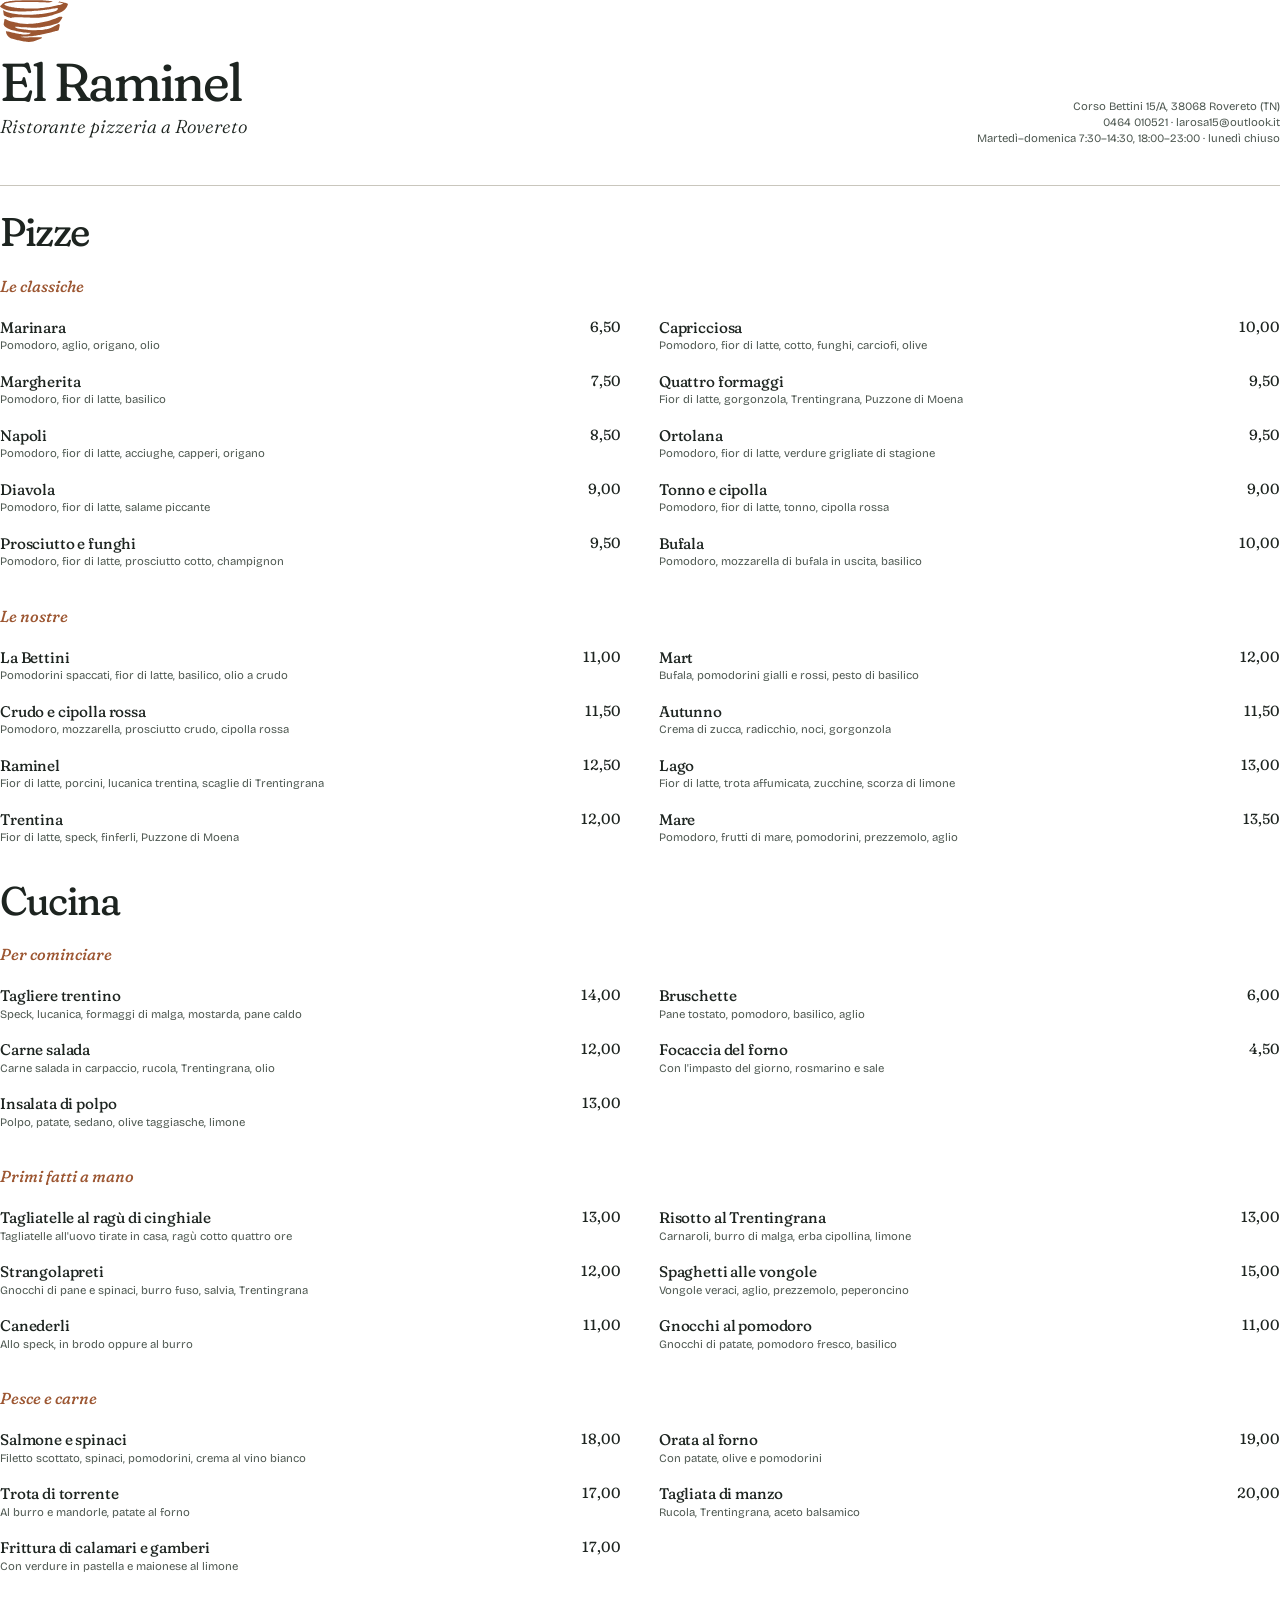
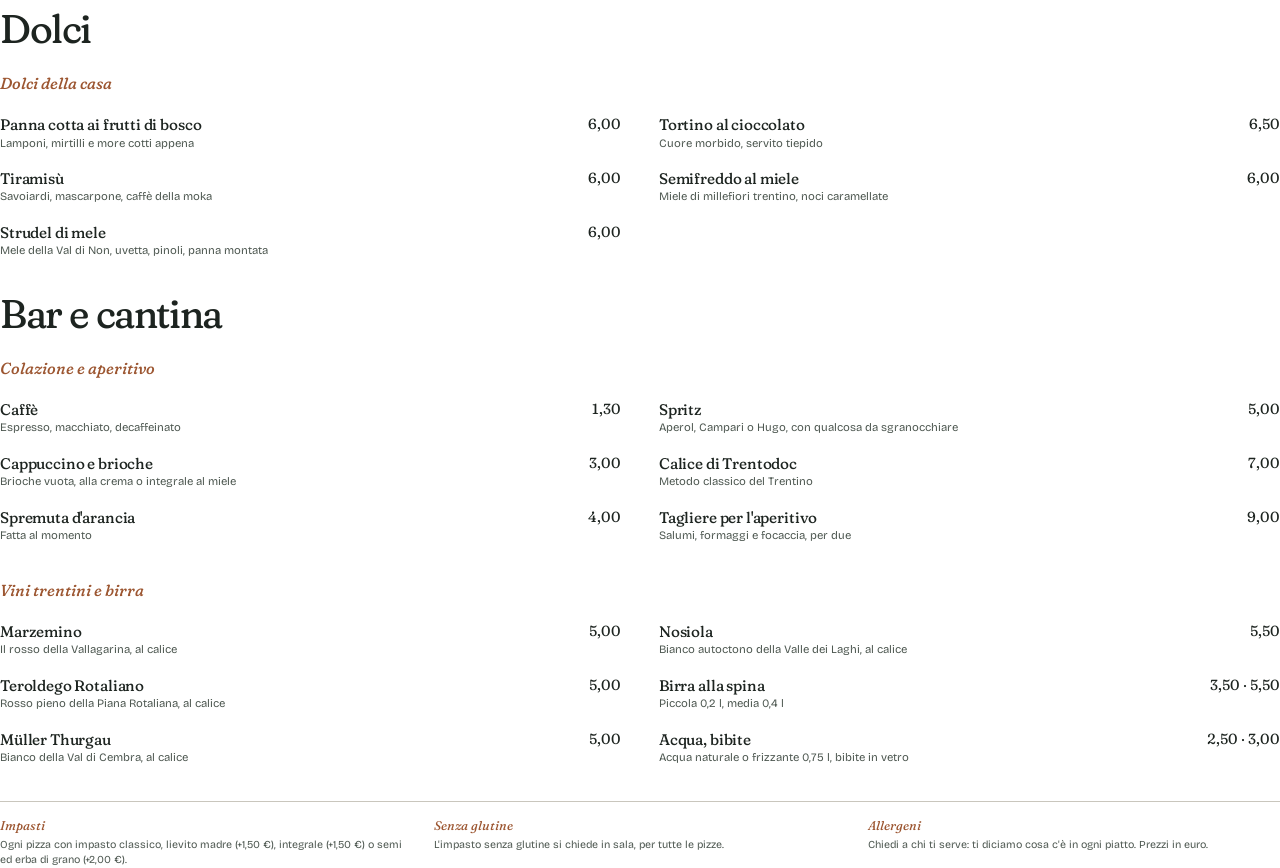
<file: menu/print.html>
<!doctype html><html lang="it"><head><meta charset="utf-8"><title>El Raminel — Menu</title>
<link href="https://fonts.googleapis.com/css2?family=Fraunces:ital,opsz,wght,SOFT,WONK@0,9..144,300..500,100,0;1,9..144,300..500,100,0&family=Bricolage+Grotesque:opsz,wdth,wght@12..96,75..100,300..600&display=swap" rel="stylesheet">
<style>
@page { size: A4; margin: 16mm 15mm 16mm; }
* { box-sizing: border-box; }
body { margin: 0; color: #1d2420; font-family: "Bricolage Grotesque", Arial, sans-serif; font-size: 9.5pt; line-height: 1.4; -webkit-print-color-adjust: exact; print-color-adjust: exact; }
.serif, h1, h2, h3, .n, .p { font-family: "Fraunces", Georgia, serif; font-variation-settings: "SOFT" 100, "WONK" 0; }
header { display: flex; justify-content: space-between; align-items: flex-end; padding-bottom: 7mm; margin-bottom: 7mm; border-bottom: 0.4pt solid #c9c6bd; }
header svg { width: 18mm; height: auto; margin-bottom: 3mm; }
h1 { margin: 0; font-size: 40pt; font-weight: 400; line-height: 0.9; letter-spacing: -0.04em; }
.kind { font-family: "Fraunces", serif; font-style: italic; font-weight: 320; font-size: 14pt; margin-top: 2mm; }
.where { text-align: right; color: #4f5952; font-size: 8.5pt; }
.part { break-inside: auto; }
.part + .part { break-before: page; }
h2 { margin: 0 0 6mm; font-size: 30pt; font-weight: 420; letter-spacing: -0.035em; line-height: 1; }
.g { break-inside: avoid; margin-bottom: 7mm; }
h3 { margin: 0 0 3mm; font-size: 12pt; font-style: italic; font-weight: 460; color: #9c5631; }
ul { list-style: none; margin: 0; padding: 0; columns: 2; column-gap: 10mm; }
li { break-inside: avoid; display: grid; grid-template-columns: 1fr auto; column-gap: 4mm; padding: 2.2mm 0; }
.n { font-size: 11.5pt; font-weight: 440; letter-spacing: -0.01em; }
.p { font-size: 11pt; font-variant-numeric: tabular-nums; white-space: nowrap; }
.d { grid-column: 1 / -1; color: #4f5952; font-size: 8.5pt; }
footer { margin-top: 6mm; padding-top: 4mm; border-top: 0.4pt solid #c9c6bd; display: grid; grid-template-columns: repeat(3, 1fr); gap: 6mm; color: #4f5952; font-size: 8pt; }
footer b { display: block; font-family: "Fraunces", serif; font-style: italic; font-weight: 460; color: #9c5631; font-size: 9.5pt; margin-bottom: 1mm; }
</style></head><body>
<header><div><svg aria-hidden="true" xmlns="http://www.w3.org/2000/svg" viewBox="58 23 1527 943"><title>El Raminel</title><path fill="#9c5631" fill-rule="evenodd" d="M 684.5 26.6 C 616.9 27.0, 502.4 30.7, 462 34.0 C 455.1 34.5, 441.8 35.4, 432.5 36.0 C 392.3 38.4, 339.6 42.5, 318.6 45.0 C 313.7 45.6, 301.8 46.9, 292.1 48.0 C 282.4 49.1, 271.5 50.4, 268 50.9 C 264.4 51.4, 254.5 52.8, 246 53.9 C 219.1 57.6, 183.6 64.3, 177.4 67.0 C 174.9 68.1, 171.5 69, 170.0 69 C 167.4 69, 164.5 70.7, 155.8 77.8 C 153.5 79.6, 150.2 81.7, 148.5 82.4 C 144.8 84.2, 142.1 86.5, 139.2 90.6 C 137.7 92.7, 135.3 94.3, 131.7 95.4 C 124.0 97.9, 111.7 107.6, 108.7 113.6 C 107.8 115.3, 106.0 117.4, 104.7 118.2 C 103.3 119.1, 100.9 121.1, 99.3 122.6 C 97.6 124.2, 94.4 126.7, 92.2 128.2 C 89.4 130.1, 87.3 132.7, 85.5 136.4 C 84.0 139.6, 81.8 142.5, 80.0 143.6 C 78.4 144.5, 76.7 146.1, 76.3 147.1 C 75.0 149.8, 65.1 159.8, 63.0 160.4 C 54.1 163.2, 68.8 183.4, 90 197.6 C 131.0 225.1, 179.7 243.7, 246 257.0 C 274.6 262.7, 286.5 264.7, 316.5 268.3 C 328.1 269.8, 332.6 270.2, 371.5 273.6 C 381.4 274.4, 394.2 275.5, 400 276.0 C 432.2 278.8, 529.9 281.2, 584 280.5 C 633.6 279.8, 706.9 277.6, 730 276.0 C 737.4 275.5, 753.8 274.4, 766.5 273.5 C 779.1 272.7, 795.3 271.5, 802.5 271.0 C 824.6 269.2, 841.7 268.1, 861.5 267.0 C 871.9 266.4, 883.6 265.5, 887.5 264.9 C 891.3 264.4, 900.1 263.5, 907 262.9 C 913.8 262.3, 925.5 261.1, 933 260.4 C 940.4 259.6, 954.1 258.3, 963.5 257.4 C 972.8 256.6, 984.3 255.5, 989 255.0 C 993.6 254.4, 1003.1 253.5, 1010 252.9 C 1016.8 252.3, 1027.6 251.1, 1034 250.3 C 1040.3 249.5, 1050.9 248.2, 1057.5 247.4 C 1064.1 246.6, 1076.4 245.0, 1085 243.9 C 1093.5 242.8, 1104.3 241.4, 1109 240.8 C 1113.6 240.3, 1119.3 239.4, 1121.5 239.0 C 1123.7 238.5, 1130.2 237.6, 1136 237.0 C 1145.3 235.9, 1152.2 235.0, 1179.5 230.8 C 1183.3 230.3, 1188.1 229.4, 1190.1 228.9 C 1192.1 228.4, 1197.9 227.3, 1203.1 226.5 C 1208.2 225.7, 1220.6 223.7, 1230.5 221.9 C 1240.4 220.2, 1254.8 217.7, 1262.5 216.5 C 1275.6 214.3, 1293.7 210.7, 1307.4 207.5 C 1318.5 204.9, 1344.9 200, 1347.8 200 C 1356.9 200, 1359.6 219.9, 1352.3 234.2 C 1334.1 270.1, 1223.0 302.6, 1028 329.0 C 1008.8 331.6, 1005.5 332.0, 957 337.9 C 952.3 338.5, 941.5 339.6, 933 340.5 C 924.4 341.3, 913.2 342.4, 908 343.0 C 890.3 344.9, 878.5 346.0, 865 347.0 C 857.5 347.5, 842.9 348.6, 832.5 349.5 C 799.7 352.0, 762.7 353.9, 727 354.9 C 708.0 355.4, 688 356.1, 682.5 356.4 C 670.9 357.0, 568.7 354.3, 552.5 352.9 C 546.4 352.4, 534.7 351.5, 526.5 351.0 C 492.9 348.6, 482.3 347.2, 414.5 336.9 C 309.2 320.9, 209.0 295.0, 170.5 273.7 C 164.4 270.3, 155.5 265.4, 150.6 262.7 C 145.7 260.1, 139.7 256.5, 137.4 254.9 C 128.3 248.7, 126.1 251.1, 128.4 265.1 C 129.2 270.2, 130.8 280.8, 132.0 288.5 C 133.1 296.2, 134.8 307, 135.6 312.5 C 136.5 318, 137.6 324.7, 138.1 327.5 C 138.5 330.2, 139.4 336.3, 139.9 341 C 142.6 362.5, 145.7 367.5, 162.7 377.8 C 189.0 393.6, 225.3 408.7, 258.5 417.4 C 300.1 428.4, 299.6 428.3, 309.2 424.4 C 342.8 410.7, 406.4 408.5, 597.5 414.4 C 624.4 415.2, 662.2 416.4, 681.5 417.0 C 700.7 417.5, 729.3 418.4, 745 418.9 C 845.3 422.2, 850.1 422.3, 891 421.1 C 913.2 420.4, 936.4 419.5, 942.5 418.9 C 948.5 418.4, 959.8 417.5, 967.5 416.9 C 975.2 416.3, 991.4 414.1, 1003.5 412.0 C 1025.6 408.1, 1032.3 407.0, 1048 404.9 C 1062.7 402.9, 1074.1 401.0, 1086 398.5 C 1092.3 397.1, 1106.2 394.2, 1117 391.9 C 1153.0 384.3, 1205.2 370.9, 1250.5 357.7 C 1260.9 354.6, 1279.6 349.2, 1292 345.6 C 1449.0 300.0, 1525.9 247.9, 1568.9 157.8 C 1574.3 146.5, 1582.9 122.0, 1582.9 118 C 1582.9 104.5, 1570.0 97.0, 1532.5 88.5 C 1528.6 87.7, 1523.7 86.5, 1521.5 86.0 C 1506.1 82.2, 1463.6 72.3, 1444.5 68.0 C 1431.8 65.2, 1416.7 61.8, 1410.9 60.4 C 1396.2 57.0, 1398.8 56.4, 1377.7 68.2 C 1359.6 78.3, 1360.2 79.5, 1384.6 81.6 C 1411.8 83.9, 1429.3 87.2, 1466.0 97.1 C 1473.6 99.2, 1476.5 104.1, 1472.7 108.3 C 1470.4 110.8, 1463.8 113.0, 1429.5 122.4 C 1407.5 128.4, 1387.6 133.9, 1375 137.5 C 1362.9 140.8, 1340 146.2, 1306.5 153.5 C 1259.1 163.9, 1235.8 168.5, 1207.6 173.0 C 1190.5 175.8, 1175.8 178.2, 1175 178.4 C 1172.6 179.1, 1135.5 184.9, 1124 186.4 C 1118.2 187.2, 1105.6 188.7, 1096 189.9 C 1086.3 191.1, 1068.1 193.4, 1055.5 195.1 C 1027.5 198.7, 1012.3 200.3, 987.5 202.4 C 977.0 203.3, 959.0 204.9, 947.5 206.0 C 913.3 209.2, 889.3 210.8, 858 212.0 C 841.7 212.6, 820.6 213.5, 811.1 214.0 C 788.4 215.2, 707.0 215.2, 673.1 214.0 C 658.4 213.4, 632.3 212.5, 615 211.9 C 597.6 211.4, 577.8 210.5, 571 210.0 C 564.1 209.5, 550.6 208.6, 541 207.9 C 505.3 205.7, 494.9 204.9, 473.5 203.0 C 430.9 199.1, 423.0 198.3, 373.5 192.0 C 364.2 190.8, 350.3 188.7, 342.5 187.4 C 334.8 186.0, 320.3 183.6, 310.4 182.0 C 300.5 180.4, 287.4 177.9, 281.4 176.5 C 275.4 175.1, 264.2 172.6, 256.5 171.0 C 203.7 159.5, 158.8 139.5, 156.4 126.3 C 153.6 111.9, 169.5 100.7, 201.4 94.4 C 247.0 85.6, 294.0 79.2, 330.6 77.0 C 398.5 72.8, 438.3 71.1, 499 69.8 C 582.4 68.0, 705.0 67.6, 778.5 68.9 C 886.6 70.7, 922.8 71.6, 1013 75.0 C 1027.5 75.5, 1066.5 76.5, 1099.5 77.1 C 1172.5 78.5, 1175.9 78.2, 1198.5 68.2 C 1210.5 62.8, 1219.9 59.5, 1227.4 58.0 C 1233.1 56.8, 1235 55.1, 1235 51.1 C 1235 47.2, 1231.3 46.0, 1220.0 45.9 C 1214.2 45.9, 1202.5 45.5, 1194 44.9 C 1185.4 44.4, 1170.6 43.6, 1161 43.0 C 1151.3 42.4, 1135.8 41.5, 1126.5 40.9 C 1117.1 40.4, 1105 39.5, 1099.5 38.9 C 1083.5 37.4, 1008.3 32.1, 987 30.9 C 976.2 30.4, 961.4 29.5, 954 28.9 C 938.5 27.8, 796.4 25.9, 751.5 26.2 C 735 26.3, 704.8 26.5, 684.5 26.6 M 1416 400.0 C 1387.9 402.3, 1365.6 409.5, 1329.6 427.9 C 1319.1 433.2, 1307.8 438.8, 1304.5 440.2 C 1301.2 441.7, 1294.6 444.5, 1290 446.5 C 1273.1 453.7, 1201.6 477.9, 1179 484.0 C 1087.9 508.5, 1033.4 520.1, 949.5 533.0 C 938.5 534.7, 924.1 537.1, 917.5 538.4 C 891.2 543.6, 846.1 550.2, 826 551.9 C 819.1 552.5, 809.2 553.4, 804 553.9 C 795.6 554.8, 787.0 555.5, 763.5 557.5 C 691.4 563.5, 596.4 561.7, 528.4 553.1 C 513.3 551.2, 477.5 543.9, 465.5 540.3 C 438.4 532.2, 433.5 531.0, 412 527.0 C 399.6 524.7, 379.8 521.0, 368 518.8 C 356.1 516.6, 341.5 513.9, 335.4 512.9 C 311.3 508.8, 271.7 494.5, 222 472.0 C 196.8 460.5, 169.3 450, 164.8 450 C 160.1 450, 158.6 454.9, 154.0 486 C 153.4 490.1, 152.2 497.1, 151.4 501.5 C 145.0 536.7, 139.9 568.5, 140.0 573.5 C 140.0 582.2, 150.3 600.2, 161.1 610.5 C 179.7 628.3, 229.6 658.6, 262.5 672.1 C 291.5 684.0, 340.5 700.5, 372.4 709.1 C 421.3 722.2, 424.1 722.9, 435.0 724.9 C 440.8 726.0, 452.0 728.2, 460 729.9 C 467.9 731.6, 478.3 733.7, 483 734.5 C 487.6 735.4, 493.1 736.5, 495.2 737.0 C 500.1 738.3, 570.9 748.6, 587 750.4 C 602.4 752.1, 619.2 753.6, 637.5 755.0 C 645.2 755.5, 656.4 756.5, 662.5 757.1 C 668.5 757.7, 689.4 758.2, 709 758.2 C 730.9 758.2, 744.9 758.6, 745.7 759.2 C 755.7 767.1, 710.6 789.5, 677.7 792.9 C 626.5 798.4, 578.9 798.4, 539.5 793.0 C 526.8 791.3, 512.9 789.4, 508.5 788.9 C 489.2 786.4, 473.4 783.6, 443 777.6 C 425.1 774.1, 409.3 770.9, 408 770.7 C 405.7 770.3, 310.0 747.6, 270 738.0 C 191.2 719.1, 189.0 718.9, 190.4 732.8 C 196.9 796.3, 232.1 849, 287.0 877.2 C 312.7 890.3, 348.1 900.6, 435.5 920.4 C 449.2 923.5, 463.4 926.7, 467 927.6 C 470.5 928.4, 484.0 931.3, 497 934.0 C 509.9 936.6, 531.5 941.1, 545 943.9 C 593.5 954.0, 599.7 955.1, 615 957.0 C 623.5 958.0, 635.9 959.5, 642.5 960.3 C 672.3 964.0, 677.5 964.2, 707.0 963.6 C 773.6 962.3, 825.8 949.8, 911 914.9 C 920.6 911.0, 934.5 905.6, 942 902.9 C 994.6 884.1, 1008.4 876.3, 1003.9 867.9 C 998.6 857.9, 950.3 856.2, 808 860.9 C 644.4 866.4, 583.6 865.1, 526.5 854.8 C 508.3 851.6, 510.7 848.5, 532.2 847.6 C 540.6 847.2, 555.8 846.5, 566 846.0 C 576.1 845.4, 601.1 844.3, 621.5 843.5 C 641.8 842.7, 667.0 841.5, 677.5 841.0 C 687.9 840.4, 707.3 839.5, 720.5 838.9 C 752.4 837.5, 775.0 835.1, 810.4 829.5 C 815.4 828.7, 823.3 827.5, 828 826.9 C 841.9 825.1, 861.6 822.0, 876 819.3 C 909.1 813.2, 917.1 811.7, 926.5 809.9 C 932 808.9, 940.7 807.3, 946 806.5 C 956.9 804.7, 974.1 801.4, 995 797.0 C 1002.9 795.3, 1014.6 792.8, 1021 791.5 C 1057.3 784.0, 1082.0 778.6, 1115 770.9 C 1207.7 749.2, 1241.5 740.8, 1279 730.0 C 1286.4 727.9, 1300.8 723.8, 1311 720.9 C 1332.1 715.0, 1367.9 702.7, 1372.6 699.8 C 1376.5 697.5, 1377.8 694.1, 1381.9 676 C 1383.6 668.5, 1386.8 654.6, 1389.0 645 C 1400.9 592.5, 1401.2 590.3, 1396.7 575 C 1394.3 566.5, 1386.5 561, 1377.2 561 C 1371.8 561, 1370.3 561.6, 1350 572.9 C 1237.8 635.2, 1184.5 660.1, 1141.0 670.6 C 1133.0 672.5, 1122.1 675.1, 1116.9 676.5 C 1107.3 679.0, 1054.8 688.0, 1039 689.9 C 1021.0 692.0, 992.9 694.9, 979.5 696.0 C 971.8 696.6, 958.6 697.7, 950.3 698.5 C 888.0 704.3, 789.3 702.5, 693 694.0 C 686.6 693.4, 670.0 692.0, 656 690.9 C 641.9 689.8, 627.5 688.5, 624 687.9 C 618.1 687.0, 582.4 682.6, 559.5 680.0 C 554.5 679.4, 548.2 678.5, 545.5 677.9 C 542.7 677.4, 533.9 675.8, 526 674.4 C 478.6 666.1, 424.5 651.7, 412.1 644.2 C 405.4 640.2, 396 631.6, 396 629.6 C 396 624.7, 394.2 624.7, 500.5 630.9 C 509.8 631.4, 522.6 632.1, 529 632.5 C 535.3 632.8, 551.3 633.7, 564.5 634.4 C 577.7 635.2, 597.7 636.3, 609 636.9 C 646.6 638.9, 664.3 639.9, 681 641.0 C 782.4 647.5, 832.8 648.5, 877.5 645.0 C 884.1 644.4, 897.6 643.5, 907.5 642.9 C 917.4 642.3, 930.6 641.2, 937 640.3 C 943.3 639.5, 951.9 638.5, 956.2 637.9 C 969.4 636.3, 979.1 635.0, 986.5 634.0 C 990.3 633.5, 998.9 632.3, 1005.5 631.5 C 1012.1 630.6, 1020.6 629.3, 1024.5 628.5 C 1028.3 627.7, 1036.4 626.1, 1042.5 625.0 C 1048.5 623.9, 1062.2 621.4, 1073 619.5 C 1083.7 617.5, 1097.4 615.0, 1103.5 613.9 C 1115.3 611.7, 1125.4 609.5, 1156.5 602.4 C 1167.5 599.9, 1184.1 596.1, 1193.5 593.9 C 1229.7 585.7, 1263.4 576.2, 1298.5 564.5 C 1312.2 559.9, 1329.5 554.4, 1337 552.4 C 1364.6 544.9, 1385.1 531.2, 1395.5 513.1 C 1399.9 505.7, 1406.5 496.8, 1410.5 493 C 1412.5 491.0, 1415.5 487.4, 1417.2 485 C 1418.9 482.5, 1421.3 479.3, 1422.6 477.9 C 1425.4 474.9, 1430.0 467.7, 1436.2 456.5 C 1438.7 452.1, 1443.7 443.7, 1447.4 438 C 1461.1 416.3, 1462.3 411.4, 1455.5 404.6 C 1450.0 399.0, 1440.9 398.0, 1416 400.0"/></svg><h1>El Raminel</h1><p class="kind">Ristorante pizzeria a Rovereto</p></div>
<p class="where">Corso Bettini 15/A, 38068 Rovereto (TN)<br>0464 010521 · larosa15@outlook.it<br>Martedì–domenica 7:30–14:30, 18:00–23:00 · lunedì chiuso</p></header>
<article class="part"><h2>Pizze</h2><section class="g"><h3>Le classiche</h3><ul><li><span class="n">Marinara</span><span class="p">6,50</span><span class="d">Pomodoro, aglio, origano, olio</span></li><li><span class="n">Margherita</span><span class="p">7,50</span><span class="d">Pomodoro, fior di latte, basilico</span></li><li><span class="n">Napoli</span><span class="p">8,50</span><span class="d">Pomodoro, fior di latte, acciughe, capperi, origano</span></li><li><span class="n">Diavola</span><span class="p">9,00</span><span class="d">Pomodoro, fior di latte, salame piccante</span></li><li><span class="n">Prosciutto e funghi</span><span class="p">9,50</span><span class="d">Pomodoro, fior di latte, prosciutto cotto, champignon</span></li><li><span class="n">Capricciosa</span><span class="p">10,00</span><span class="d">Pomodoro, fior di latte, cotto, funghi, carciofi, olive</span></li><li><span class="n">Quattro formaggi</span><span class="p">9,50</span><span class="d">Fior di latte, gorgonzola, Trentingrana, Puzzone di Moena</span></li><li><span class="n">Ortolana</span><span class="p">9,50</span><span class="d">Pomodoro, fior di latte, verdure grigliate di stagione</span></li><li><span class="n">Tonno e cipolla</span><span class="p">9,00</span><span class="d">Pomodoro, fior di latte, tonno, cipolla rossa</span></li><li><span class="n">Bufala</span><span class="p">10,00</span><span class="d">Pomodoro, mozzarella di bufala in uscita, basilico</span></li></ul></section><section class="g"><h3>Le nostre</h3><ul><li><span class="n">La Bettini</span><span class="p">11,00</span><span class="d">Pomodorini spaccati, fior di latte, basilico, olio a crudo</span></li><li><span class="n">Crudo e cipolla rossa</span><span class="p">11,50</span><span class="d">Pomodoro, mozzarella, prosciutto crudo, cipolla rossa</span></li><li><span class="n">Raminel</span><span class="p">12,50</span><span class="d">Fior di latte, porcini, lucanica trentina, scaglie di Trentingrana</span></li><li><span class="n">Trentina</span><span class="p">12,00</span><span class="d">Fior di latte, speck, finferli, Puzzone di Moena</span></li><li><span class="n">Mart</span><span class="p">12,00</span><span class="d">Bufala, pomodorini gialli e rossi, pesto di basilico</span></li><li><span class="n">Autunno</span><span class="p">11,50</span><span class="d">Crema di zucca, radicchio, noci, gorgonzola</span></li><li><span class="n">Lago</span><span class="p">13,00</span><span class="d">Fior di latte, trota affumicata, zucchine, scorza di limone</span></li><li><span class="n">Mare</span><span class="p">13,50</span><span class="d">Pomodoro, frutti di mare, pomodorini, prezzemolo, aglio</span></li></ul></section></article><article class="part"><h2>Cucina</h2><section class="g"><h3>Per cominciare</h3><ul><li><span class="n">Tagliere trentino</span><span class="p">14,00</span><span class="d">Speck, lucanica, formaggi di malga, mostarda, pane caldo</span></li><li><span class="n">Carne salada</span><span class="p">12,00</span><span class="d">Carne salada in carpaccio, rucola, Trentingrana, olio</span></li><li><span class="n">Insalata di polpo</span><span class="p">13,00</span><span class="d">Polpo, patate, sedano, olive taggiasche, limone</span></li><li><span class="n">Bruschette</span><span class="p">6,00</span><span class="d">Pane tostato, pomodoro, basilico, aglio</span></li><li><span class="n">Focaccia del forno</span><span class="p">4,50</span><span class="d">Con l'impasto del giorno, rosmarino e sale</span></li></ul></section><section class="g"><h3>Primi fatti a mano</h3><ul><li><span class="n">Tagliatelle al ragù di cinghiale</span><span class="p">13,00</span><span class="d">Tagliatelle all'uovo tirate in casa, ragù cotto quattro ore</span></li><li><span class="n">Strangolapreti</span><span class="p">12,00</span><span class="d">Gnocchi di pane e spinaci, burro fuso, salvia, Trentingrana</span></li><li><span class="n">Canederli</span><span class="p">11,00</span><span class="d">Allo speck, in brodo oppure al burro</span></li><li><span class="n">Risotto al Trentingrana</span><span class="p">13,00</span><span class="d">Carnaroli, burro di malga, erba cipollina, limone</span></li><li><span class="n">Spaghetti alle vongole</span><span class="p">15,00</span><span class="d">Vongole veraci, aglio, prezzemolo, peperoncino</span></li><li><span class="n">Gnocchi al pomodoro</span><span class="p">11,00</span><span class="d">Gnocchi di patate, pomodoro fresco, basilico</span></li></ul></section><section class="g"><h3>Pesce e carne</h3><ul><li><span class="n">Salmone e spinaci</span><span class="p">18,00</span><span class="d">Filetto scottato, spinaci, pomodorini, crema al vino bianco</span></li><li><span class="n">Trota di torrente</span><span class="p">17,00</span><span class="d">Al burro e mandorle, patate al forno</span></li><li><span class="n">Frittura di calamari e gamberi</span><span class="p">17,00</span><span class="d">Con verdure in pastella e maionese al limone</span></li><li><span class="n">Orata al forno</span><span class="p">19,00</span><span class="d">Con patate, olive e pomodorini</span></li><li><span class="n">Tagliata di manzo</span><span class="p">20,00</span><span class="d">Rucola, Trentingrana, aceto balsamico</span></li></ul></section></article><article class="part"><h2>Dolci</h2><section class="g"><h3>Dolci della casa</h3><ul><li><span class="n">Panna cotta ai frutti di bosco</span><span class="p">6,00</span><span class="d">Lamponi, mirtilli e more cotti appena</span></li><li><span class="n">Tiramisù</span><span class="p">6,00</span><span class="d">Savoiardi, mascarpone, caffè della moka</span></li><li><span class="n">Strudel di mele</span><span class="p">6,00</span><span class="d">Mele della Val di Non, uvetta, pinoli, panna montata</span></li><li><span class="n">Tortino al cioccolato</span><span class="p">6,50</span><span class="d">Cuore morbido, servito tiepido</span></li><li><span class="n">Semifreddo al miele</span><span class="p">6,00</span><span class="d">Miele di millefiori trentino, noci caramellate</span></li></ul></section></article><article class="part"><h2>Bar e cantina</h2><section class="g"><h3>Colazione e aperitivo</h3><ul><li><span class="n">Caffè</span><span class="p">1,30</span><span class="d">Espresso, macchiato, decaffeinato</span></li><li><span class="n">Cappuccino e brioche</span><span class="p">3,00</span><span class="d">Brioche vuota, alla crema o integrale al miele</span></li><li><span class="n">Spremuta d'arancia</span><span class="p">4,00</span><span class="d">Fatta al momento</span></li><li><span class="n">Spritz</span><span class="p">5,00</span><span class="d">Aperol, Campari o Hugo, con qualcosa da sgranocchiare</span></li><li><span class="n">Calice di Trentodoc</span><span class="p">7,00</span><span class="d">Metodo classico del Trentino</span></li><li><span class="n">Tagliere per l'aperitivo</span><span class="p">9,00</span><span class="d">Salumi, formaggi e focaccia, per due</span></li></ul></section><section class="g"><h3>Vini trentini e birra</h3><ul><li><span class="n">Marzemino</span><span class="p">5,00</span><span class="d">Il rosso della Vallagarina, al calice</span></li><li><span class="n">Teroldego Rotaliano</span><span class="p">5,00</span><span class="d">Rosso pieno della Piana Rotaliana, al calice</span></li><li><span class="n">Müller Thurgau</span><span class="p">5,00</span><span class="d">Bianco della Val di Cembra, al calice</span></li><li><span class="n">Nosiola</span><span class="p">5,50</span><span class="d">Bianco autoctono della Valle dei Laghi, al calice</span></li><li><span class="n">Birra alla spina</span><span class="p">3,50 · 5,50</span><span class="d">Piccola 0,2 l, media 0,4 l</span></li><li><span class="n">Acqua, bibite</span><span class="p">2,50 · 3,00</span><span class="d">Acqua naturale o frizzante 0,75 l, bibite in vetro</span></li></ul></section></article>
<footer><div><b>Impasti</b>Ogni pizza con impasto classico, lievito madre (+1,50 €), integrale (+1,50 €) o semi ed erba di grano (+2,00 €).</div><div><b>Senza glutine</b>L'impasto senza glutine si chiede in sala, per tutte le pizze.</div><div><b>Allergeni</b>Chiedi a chi ti serve: ti diciamo cosa c'è in ogni piatto. Prezzi in euro.</div></footer>
</body></html>
</file>
<file: css/style.css>
/* El Raminel — paper, ink, copper; sage and pine as fields.
   Fraunces carries the voice (display, names, prices); Bricolage Grotesque carries the reading. */

:root {
  --paper: #eeeeea;
  --paper-2: #e5e2d9;
  --sheet: #fbfbfa;
  --stone: #d6cfc0;
  --sage: #aab5a4;
  --pine: #2e3b34;
  --ink: #1d2420;
  --ink-soft: #4f5952;
  --line: rgba(29, 36, 32, 0.16);
  --copper: #9c5631;
  --copper-hover: #844626;
  --copper-light: #c98b5f;
  --copper-field: #8a4b2b;
  --open: #4f7d5c;

  --display: "Fraunces", Georgia, "Times New Roman", serif;
  --text: "Bricolage Grotesque", "Helvetica Neue", Arial, sans-serif;

  --step-small: clamp(0.875rem, 0.85rem + 0.1vw, 0.9375rem);
  --step-body: clamp(1.0625rem, 1rem + 0.25vw, 1.1875rem);
  --step-lead: clamp(1.25rem, 1.1rem + 0.6vw, 1.5rem);
  --step-head: clamp(2.25rem, 1.3rem + 3.4vw, 4.75rem);
  --step-display: clamp(3rem, 1.2rem + 6.6vw, 8rem);
  --step-giant: clamp(4.25rem, 0.5rem + 21vw, 20rem);

  --m: clamp(16px, 2.8vw, 44px);
  --gap: clamp(16px, 2vw, 32px);
  --section: clamp(96px, 12vw, 200px);
  --radius: 20px;

  --ease-out: cubic-bezier(0.22, 1, 0.36, 1);
  --ease-expo: cubic-bezier(0.16, 1, 0.3, 1);
  --ease-in-out: cubic-bezier(0.76, 0, 0.24, 1);
  --t-press: 140ms;
  --t-hover: 200ms;
  --t-ui: 260ms;
  --t-reveal: 900ms;
}

*, *::before, *::after { box-sizing: border-box; }
html { -webkit-text-size-adjust: 100%; scroll-behavior: smooth; scroll-padding-top: 88px; }
@media (prefers-reduced-motion: reduce) { html { scroll-behavior: auto; } }
body {
  margin: 0;
  background: var(--paper);
  color: var(--ink);
  font-family: var(--text);
  font-optical-sizing: auto;
  font-size: var(--step-body);
  line-height: 1.55;
  text-rendering: optimizeLegibility;
  -webkit-font-smoothing: antialiased;
  overflow-x: clip;
}
img, svg { display: block; max-width: 100%; }
img { height: auto; }
a { color: inherit; text-decoration-thickness: 1px; text-underline-offset: 0.22em; }
p { margin: 0; }
h1, h2, h3, h4 { margin: 0; font-weight: inherit; }
button, input, select, textarea { font: inherit; color: inherit; }
::selection { background: var(--copper); color: var(--paper); }
:focus-visible { outline: 2px solid var(--copper); outline-offset: 3px; border-radius: 6px; }
[hidden] { display: none !important; }

.skip { position: absolute; left: var(--m); top: 12px; clip-path: inset(50%); z-index: 100; background: var(--ink); color: var(--paper); padding: 10px 16px; border-radius: 999px; text-decoration: none; }
.skip:focus { clip-path: none; }

/* Type: one voice, three sizes that matter */
.h-display, .h-head, .h-small, .hero__title, .dish__name, .panel__title, .facts__lead strong, .facts dt, .dough__hours strong, .book__tel, .item__name, .item__price, .dish__price, .foot__name, .bar__brand span, .drawer nav a, .doughs__picker button > span:first-child, .doughs__names button, .tabs button, .where__addr, .notes h4 {
  font-family: var(--display);
  font-variation-settings: "SOFT" 100, "WONK" 0;
  font-optical-sizing: auto;
}
.h-display { font-size: var(--step-display); font-weight: 420; line-height: 0.92; letter-spacing: -0.04em; text-wrap: balance; }
.h-head { font-size: var(--step-head); font-weight: 420; line-height: 0.95; letter-spacing: -0.035em; text-wrap: balance; }
.h-small { font-size: var(--step-lead); font-weight: 460; line-height: 1.2; letter-spacing: -0.01em; }
.h-display em, .h-head em { font-style: italic; font-weight: 340; }
.lead { font-size: var(--step-lead); line-height: 1.4; max-width: 32ch; text-wrap: pretty; }
.label { font-family: var(--text); font-size: var(--step-small); font-weight: 500; color: var(--ink-soft); margin-bottom: 10px; }

/* Buttons: a solid ink pill with a copper arrow; secondary actions are plain links */
.button {
  display: inline-flex; align-items: center; justify-content: space-between; gap: 16px;
  min-height: 56px; padding: 0 8px 0 26px; border: 0; border-radius: 999px;
  background: var(--ink); color: var(--paper);
  font-family: var(--text); font-weight: 500; font-size: 1.0625rem;
  text-decoration: none; cursor: pointer; white-space: nowrap;
  transition: background-color var(--t-hover) var(--ease-out), transform var(--t-press) var(--ease-out);
}
.button__arrow {
  display: grid; place-items: center; width: 40px; height: 40px; border-radius: 50%;
  background: var(--copper); color: var(--paper); font-size: 1.125rem; line-height: 1;
  transition: transform var(--t-ui) var(--ease-out), background-color var(--t-hover) var(--ease-out);
}
.button:hover { background: #2c3631; }
.button:hover .button__arrow { transform: translateX(3px); background: var(--copper-hover); }
.button[download]:hover .button__arrow { transform: translateY(3px); }
.button:active { transform: scale(0.98); }
.button--light { background: var(--paper); color: var(--ink); }
.button--light:hover { background: #ffffff; }
.link {
  font-weight: 500; font-size: 1.0625rem; text-decoration: underline; text-decoration-thickness: 1.5px; text-underline-offset: 0.3em;
  transition: color var(--t-hover) var(--ease-out), text-underline-offset var(--t-hover) var(--ease-out);
}
.link:hover { color: var(--copper); text-underline-offset: 0.42em; }

/* Bar */
.bar {
  position: fixed; inset: 0 0 auto 0; z-index: 50;
  display: grid; grid-template-columns: 1fr auto 1fr; align-items: center; gap: var(--gap);
  height: 72px; padding: 0 var(--m);
  background: var(--paper);
  transition: transform 420ms var(--ease-out);
}
.bar.is-hidden { transform: translateY(-100%); }
.bar__nav { display: flex; gap: clamp(18px, 2.4vw, 36px); }
.bar__nav a { font-size: 1rem; font-weight: 500; text-decoration: none; padding: 6px 0; }
.bar__nav a:hover, .bar__nav a[aria-current="true"] { text-decoration: underline; text-decoration-thickness: 1.5px; text-underline-offset: 0.35em; }
.bar__brand { display: inline-flex; align-items: center; gap: 10px; text-decoration: none; opacity: 0; pointer-events: none; transition: opacity var(--t-ui) var(--ease-out); }
.bar.is-solid .bar__brand { opacity: 1; pointer-events: auto; }
.bar__brand span { font-size: 1.5rem; font-weight: 440; letter-spacing: -0.03em; }
.bar__pot { width: 36px; height: 23px; color: var(--copper); }
.bar__end { justify-self: end; display: flex; align-items: center; gap: 24px; }
.bar__tel { font-size: 1rem; font-weight: 500; text-decoration: none; }
.bar__tel:hover { text-decoration: underline; }
.bar__toggle { display: none; }

.drawer { position: fixed; inset: 0; z-index: 45; background: var(--paper); padding: 110px var(--m) 40px; display: flex; flex-direction: column; justify-content: space-between; }
.drawer nav { display: flex; flex-direction: column; gap: 6px; }
.drawer nav a { font-weight: 420; font-size: clamp(2.5rem, 11vw, 3.5rem); line-height: 1.15; letter-spacing: -0.03em; text-decoration: none; }
.drawer__tel { font-size: var(--step-lead); font-weight: 500; }

/* Hero: the name, large; one sentence; one photograph */
.hero { padding: 104px var(--m) 0; }
.hero__title { display: grid; }
.hero__name { font-size: var(--step-giant); font-weight: 400; line-height: 0.82; letter-spacing: -0.055em; margin-left: -0.04em; white-space: nowrap; }
.hero__kind { margin-top: clamp(16px, 2vw, 28px); font-size: var(--step-head); font-style: italic; font-weight: 320; line-height: 1; letter-spacing: -0.03em; }
.hero__row { margin-top: clamp(32px, 4vw, 56px); display: grid; grid-template-columns: repeat(12, 1fr); gap: var(--gap); align-items: end; }
.hero__lead { grid-column: 1 / span 6; font-size: var(--step-lead); line-height: 1.35; max-width: 34ch; }
.hero__row .status { grid-column: 9 / span 4; justify-self: end; }
.status { display: inline-flex; align-items: center; gap: 10px; font-size: var(--step-small); color: var(--ink-soft); }
.status__dot { width: 8px; height: 8px; border-radius: 50%; background: var(--copper); flex: none; }
.status.is-open .status__dot { background: var(--open); }
.hero__band { margin: clamp(40px, 5vw, 72px) 0 0; overflow: clip; border-radius: var(--radius); background: var(--stone); }
.hero__band img { width: 100%; aspect-ratio: 16 / 7; object-fit: cover; object-position: 50% 55%; }

/* Intro: one leading figure, the rest in a quiet list */
.intro { padding: var(--section) var(--m) 0; }
.intro__top { display: grid; grid-template-columns: repeat(12, 1fr); gap: var(--gap); align-items: end; }
.intro__top .h-display { grid-column: 1 / span 8; }
.intro__note { grid-column: 9 / span 4; max-width: 38ch; }
.facts { margin-top: clamp(72px, 9vw, 128px); display: grid; grid-template-columns: repeat(12, 1fr); gap: var(--gap); align-items: end; }
.facts__lead { grid-column: 1 / span 6; display: flex; align-items: flex-end; gap: clamp(16px, 2vw, 28px); }
.facts__lead strong { font-size: clamp(8rem, 4rem + 14vw, 17rem); font-weight: 400; line-height: 0.75; letter-spacing: -0.06em; color: var(--copper); }
.facts__lead span { font-size: var(--step-lead); line-height: 1.3; max-width: 16ch; padding-bottom: 0.3em; }
.facts__list { grid-column: 8 / span 5; margin: 0; }
.facts__list { display: grid; gap: 10px; }
.facts__list > div { display: grid; grid-template-columns: minmax(0, 1fr) minmax(0, 1.25fr); gap: 16px; align-items: baseline; padding: 20px 24px; border-radius: 14px; background: var(--paper-2); }
.facts dt { font-size: var(--step-lead); font-weight: 440; letter-spacing: -0.02em; line-height: 1.1; }
.facts dd { margin: 0; font-size: var(--step-small); color: var(--ink-soft); }
.intro__room { margin-top: clamp(72px, 9vw, 128px); display: grid; grid-template-columns: repeat(12, 1fr); gap: var(--gap); align-items: end; }
.intro__roomtext { grid-column: 1 / span 4; display: grid; gap: 16px; padding-bottom: 8px; }
.intro__roomtext p { max-width: 40ch; }
.intro__photo { grid-column: 6 / span 7; margin: 0; overflow: clip; border-radius: var(--radius); background: var(--sage); }
.intro__photo img { width: 100%; aspect-ratio: 16 / 10; object-fit: cover; }

/* Doughs: a band that opens */
.doughs { margin-top: var(--section); background: var(--sage); padding: 0 var(--m); }
.doughs__bar { display: grid; grid-template-columns: 1fr auto; gap: var(--gap); align-items: center; padding: clamp(48px, 6vw, 88px) 0; }
.doughs__title { display: flex; flex-wrap: wrap; align-items: baseline; gap: 12px clamp(28px, 4vw, 64px); }
.doughs__names { list-style: none; margin: 0; padding: 0; display: flex; flex-wrap: wrap; gap: 6px 22px; }
.doughs__names button { padding: 0; border: 0; background: none; cursor: pointer; font-size: var(--step-lead); font-weight: 380; font-style: italic; letter-spacing: -0.01em; color: rgba(29, 36, 32, 0.62); text-decoration: underline; text-decoration-color: transparent; text-underline-offset: 0.25em; transition: color var(--t-hover) var(--ease-out), text-decoration-color var(--t-hover) var(--ease-out); }
.doughs__names button:hover { color: var(--ink); text-decoration-color: currentColor; }
.doughs__toggle { display: inline-flex; align-items: center; gap: 14px; padding: 8px 8px 8px 24px; min-height: 56px; border: 0; border-radius: 999px; background: var(--ink); color: var(--paper); font-weight: 500; font-size: 1.0625rem; cursor: pointer; white-space: nowrap; transition: background-color var(--t-hover) var(--ease-out); }
.doughs__toggle:hover { background: #2c3631; }
.doughs__plus { position: relative; width: 40px; height: 40px; border-radius: 50%; background: var(--paper); flex: none; }
.doughs__plus::before, .doughs__plus::after { content: ""; position: absolute; left: 50%; top: 50%; width: 14px; height: 2px; margin: -1px 0 0 -7px; border-radius: 2px; background: var(--ink); transition: transform var(--t-ui) var(--ease-out); }
.doughs__plus::after { transform: rotate(90deg); }
.doughs.is-open .doughs__plus::after { transform: rotate(0deg); }
.doughs__body { display: grid; grid-template-rows: 1fr; }
.js .doughs__body { grid-template-rows: 0fr; transition: grid-template-rows 700ms var(--ease-in-out); }
.js .doughs.is-open .doughs__body { grid-template-rows: 1fr; }
.doughs__clip { overflow: hidden; min-height: 0; }
.js .doughs:not(.is-open) .doughs__clip { visibility: hidden; transition: visibility 0s 700ms; }
.doughs__grid { display: grid; grid-template-columns: repeat(12, 1fr); column-gap: var(--gap); grid-template-rows: auto auto 1fr; padding-bottom: clamp(64px, 8vw, 120px); }
.doughs__intro { grid-column: 1 / span 6; grid-row: 1; font-size: var(--step-lead); line-height: 1.4; max-width: 34ch; }
.doughs__picker { grid-column: 1 / span 6; grid-row: 2; margin-top: clamp(32px, 4vw, 48px); display: grid; gap: 10px; }
.doughs__picker button {
  display: flex; justify-content: space-between; align-items: center; gap: 16px;
  width: 100%; min-height: 64px; padding: 10px 28px; border: 0; border-radius: 999px;
  background: rgba(29, 36, 32, 0.08); text-align: left; cursor: pointer;
  transition: background-color var(--t-ui) var(--ease-out), color var(--t-ui) var(--ease-out), transform var(--t-press) var(--ease-out);
}
.doughs__picker button > span:first-child { font-size: var(--step-lead); font-weight: 440; letter-spacing: -0.02em; }
.doughs__delta { font-size: var(--step-small); font-weight: 500; font-variant-numeric: tabular-nums; }
.doughs__picker button:hover { background: rgba(29, 36, 32, 0.14); }
.doughs__picker button:active { transform: scale(0.99); }
.doughs__picker button[aria-checked="true"] { background: var(--ink); color: var(--paper); }
.doughs__card { grid-column: 1 / span 6; grid-row: 3; margin-top: clamp(32px, 4vw, 48px); display: grid; }
.dough { grid-area: 1 / 1; display: grid; gap: 12px; align-content: start; max-width: 46ch; }
.dough__hours { display: flex; align-items: baseline; gap: 14px; font-size: var(--step-lead); font-weight: 500; }
.dough__hours strong { font-size: var(--step-display); font-weight: 400; line-height: 0.85; letter-spacing: -0.05em; }
.dough__sub { font-weight: 500; }
.doughs__photo { grid-column: 8 / span 5; grid-row: 1 / span 3; margin: 0; align-self: stretch; overflow: clip; border-radius: var(--radius); background: var(--pine); }
.doughs__photo img { width: 100%; height: 100%; min-height: 520px; object-fit: cover; }

/* Dishes: the plate on its field, name below left, words below right */
.dishes { padding-top: var(--section); }
.dishes__intro { padding: 0 var(--m) clamp(72px, 9vw, 128px); display: grid; grid-template-columns: repeat(12, 1fr); gap: 28px var(--gap); align-items: end; }
.dishes__intro .h-display { grid-column: 1 / span 8; }
.dishes__intro .lead { grid-column: 9 / span 4; max-width: 36ch; }
.dish {
  min-height: min(100svh, 1000px);
  background: var(--field); color: var(--field-ink);
  padding: clamp(64px, 7vw, 104px) var(--m) clamp(40px, 5vw, 64px);
  display: grid; grid-template-rows: 1fr auto; grid-template-columns: repeat(12, 1fr); column-gap: var(--gap); row-gap: 40px;
}
.dish__plate { grid-column: 1 / -1; grid-row: 1; margin: 0; display: grid; place-items: center; }
.dish__plate img { width: min(62svh, 46vw, 680px); aspect-ratio: 1; filter: drop-shadow(0 24px 34px rgba(16, 20, 18, 0.22)) drop-shadow(0 4px 6px rgba(16, 20, 18, 0.14)); }
.dish__text { grid-column: 1 / -1; grid-row: 2; display: grid; grid-template-columns: subgrid; align-items: end; }
.dish__name { grid-column: 1 / span 7; font-size: var(--step-display); font-weight: 420; line-height: 0.92; letter-spacing: -0.045em; text-wrap: balance; }
.dish__foot { grid-column: 9 / span 4; display: grid; gap: 18px; }
.dish__foot p:not([class]) { max-width: 38ch; }
.dish__price { font-size: var(--step-head); font-weight: 340; line-height: 1; letter-spacing: -0.03em; font-variant-numeric: tabular-nums; }

/* Menu */
.menu { background: var(--pine); color: var(--paper); padding: var(--section) var(--m) clamp(72px, 8vw, 120px); }
.menu__head { display: grid; grid-template-columns: repeat(12, 1fr); gap: var(--gap); align-items: end; }
.menu__head .h-display { grid-column: 1 / span 6; }
.menu__side { grid-column: 8 / span 5; display: grid; gap: 28px; justify-items: start; }
.menu__side .lead { max-width: 40ch; color: #dcdcd3; }
.sheet { margin: clamp(56px, 7vw, 96px) 0 0; color: var(--ink); }
.sheet__inner { background: var(--sheet); padding: clamp(28px, 4.5vw, 72px); border-radius: var(--radius); }
.tabs { position: relative; display: flex; flex-wrap: wrap; align-items: flex-end; gap: 8px clamp(28px, 4vw, 64px); padding-bottom: clamp(24px, 3vw, 36px); margin-bottom: clamp(40px, 5vw, 64px); }
.tabs::after { content: ""; position: absolute; left: 0; right: 0; bottom: 0; height: 1px; background: var(--line); }
.tabs button {
  position: relative; display: inline-flex; align-items: flex-start; gap: 4px;
  padding: 0; border: 0; background: none; cursor: pointer;
  font-size: var(--step-head); font-weight: 420; line-height: 1; letter-spacing: -0.035em;
  color: rgba(29, 36, 32, 0.3);
  transition: color var(--t-hover) var(--ease-out);
}
.tabs button::after {
  content: ""; position: absolute; z-index: 1; left: 0; right: 0; bottom: calc(-1 * clamp(24px, 3vw, 36px)); height: 3px; background: var(--ink);
  transform: scaleX(0); transform-origin: left; transition: transform var(--t-ui) var(--ease-out);
}
.tabs button:hover { color: rgba(29, 36, 32, 0.6); }
.tabs button[aria-selected="true"] { color: var(--ink); }
.tabs button[aria-selected="true"]::after { transform: scaleX(1); }
.tabs__count { font-family: var(--text); font-size: 0.875rem; font-weight: 500; letter-spacing: 0; line-height: 1; margin-top: 0.1em; font-variant-numeric: tabular-nums; }
.group + .group { margin-top: clamp(56px, 6vw, 88px); }
.panel__title { font-size: var(--step-lead); font-weight: 460; font-style: italic; line-height: 1.1; letter-spacing: -0.01em; color: var(--copper); }
.items { list-style: none; margin: clamp(20px, 2.5vw, 32px) 0 0; padding: 0; display: grid; grid-template-columns: 1fr 1fr; gap: 28px clamp(32px, 5vw, 88px); }
.items li { display: grid; grid-template-columns: 1fr auto; column-gap: 20px; row-gap: 4px; align-items: baseline; }
.item__name { font-size: var(--step-lead); font-weight: 440; line-height: 1.15; letter-spacing: -0.02em; }
.item__price { font-size: var(--step-lead); font-weight: 400; letter-spacing: -0.01em; font-variant-numeric: tabular-nums; white-space: nowrap; }
.item__desc { grid-column: 1 / -1; color: var(--ink-soft); font-size: var(--step-small); line-height: 1.45; }
.notes { margin-top: clamp(56px, 6vw, 88px); padding: clamp(24px, 3vw, 36px); border-radius: 14px; background: #f1f0ec; display: grid; grid-template-columns: repeat(3, 1fr); gap: var(--gap); }
.notes h4 { font-size: 1.25rem; font-weight: 460; font-style: italic; letter-spacing: -0.01em; color: var(--copper); margin-bottom: 8px; }
.notes p { font-size: var(--step-small); color: var(--ink-soft); max-width: 34ch; }

/* Booking: the form and the facts, nothing else */
.book { padding: var(--section) var(--m) clamp(80px, 9vw, 140px); }
.book__head { display: grid; grid-template-columns: repeat(12, 1fr); gap: var(--gap); align-items: end; }
.book__head .h-head { grid-column: 1 / span 7; }
.book__lead { grid-column: 9 / span 4; max-width: 36ch; }
.book__grid { margin-top: clamp(48px, 6vw, 88px); display: grid; grid-template-columns: repeat(12, 1fr); gap: var(--gap); align-items: start; }
.book__form { grid-column: 1 / span 8; display: grid; grid-template-columns: 1fr 1fr; gap: 28px var(--gap); }
.field { display: grid; gap: 6px; }
.field label { font-size: var(--step-small); font-weight: 500; color: var(--ink-soft); }
.field input, .field select {
  width: 100%; min-height: 48px; padding: 8px 0; border: 0; border-bottom: 1.5px solid rgba(29, 36, 32, 0.28); border-radius: 0; background: transparent;
  font-family: var(--display); font-variation-settings: "SOFT" 100; font-size: 1.375rem; letter-spacing: -0.01em;
  transition: border-color var(--t-hover) var(--ease-out);
}
.field select { appearance: none; cursor: pointer; background-image: none; }
.field input::placeholder { color: rgba(29, 36, 32, 0.38); font-size: 1.125rem; }
.field input:hover, .field select:hover { border-bottom-color: var(--ink); }
.field input:focus-visible, .field select:focus-visible { outline: 0; border-bottom-color: var(--copper); }
.field input[aria-invalid="true"] { border-bottom-color: var(--copper); }
.book__send { grid-column: 1 / -1; display: flex; flex-wrap: wrap; align-items: center; justify-content: space-between; gap: 20px; margin-top: 8px; }
.book__msg { font-size: var(--step-small); font-weight: 500; max-width: 52ch; }
.book__msg.is-warn { color: var(--copper); }
.book__aside { grid-column: 10 / span 3; display: grid; gap: 32px; }
.book__aside p { line-height: 1.5; }
.book__tel { font-size: var(--step-lead); font-weight: 440; letter-spacing: -0.02em; text-decoration: none; color: var(--copper); }
.book__tel:hover { text-decoration: underline; }

/* Where */
.where { padding: 0 var(--m) var(--section); display: grid; grid-template-columns: repeat(12, 1fr); gap: var(--gap); align-items: center; }
.where__text { grid-column: 1 / span 5; display: grid; gap: 24px; align-content: center; }
.where__addr { font-size: var(--step-lead); font-weight: 400; line-height: 1.25; letter-spacing: -0.01em; }
.where__text > p:not([class]) { max-width: 36ch; }
.where__links { display: flex; flex-wrap: wrap; align-items: center; gap: 24px; margin-top: 8px; }
.where__photo { grid-column: 7 / span 6; margin: 0; overflow: clip; border-radius: var(--radius); background: var(--stone); }
.where__photo img { width: 100%; aspect-ratio: 4 / 3; object-fit: cover; }

/* Footer: on pine, the name at full width */
.foot { background: var(--pine); color: var(--paper); padding: clamp(72px, 8vw, 120px) var(--m) clamp(120px, 12vw, 160px); }
.foot__top { display: grid; grid-template-columns: repeat(12, 1fr); gap: var(--gap); align-items: start; }
.stamp { grid-column: 1 / span 2; width: clamp(110px, 11vw, 160px); height: auto; color: var(--copper-light); }
.stamp text { font-family: var(--text); font-size: 14px; font-weight: 500; letter-spacing: 0.2em; text-transform: uppercase; fill: var(--paper); }
.foot__cols { grid-column: 5 / span 8; display: grid; grid-template-columns: repeat(4, 1fr); gap: var(--gap); }
.foot .label { color: #b9c0b8; }
.foot__cols p { line-height: 1.5; }
.foot__cols a { text-decoration: none; }
.foot__cols a:hover { text-decoration: underline; color: var(--copper-light); }
.foot__name { margin-top: clamp(56px, 8vw, 120px); font-family: var(--display); font-size: var(--step-giant); font-weight: 400; line-height: 0.82; letter-spacing: -0.055em; margin-left: -0.04em; white-space: nowrap; }
.foot__credits { margin-top: 32px; font-size: var(--step-small); color: #b9c0b8; max-width: 80ch; }

/* The booking dock: fixed at the foot of the screen */
.dock {
  position: fixed; z-index: 40; left: 50%; bottom: clamp(12px, 2vw, 24px);
  width: min(calc(100% - 2 * var(--m)), 920px);
  display: grid; grid-template-columns: 1fr 1fr 1fr auto; align-items: stretch;
  background: var(--sheet); color: var(--ink); border-radius: 18px; overflow: clip;
  box-shadow: 0 18px 40px rgba(16, 20, 18, 0.18), 0 2px 6px rgba(16, 20, 18, 0.08); /* it floats over the page */
  transform: translateX(-50%); transition: transform 420ms var(--ease-out), opacity 300ms var(--ease-out);
}
.dock.is-hidden { transform: translate(-50%, calc(100% + 32px)); opacity: 0; pointer-events: none; }
.dock__field { display: grid; align-content: center; gap: 2px; padding: 12px 22px; min-height: 72px; cursor: pointer; }
.dock__field + .dock__field { box-shadow: inset 1px 0 0 var(--line); }
.dock__field span { font-size: 0.8125rem; font-weight: 500; color: var(--ink-soft); }
.dock__field input, .dock__field select { width: 100%; padding: 0; border: 0; background: none; appearance: none; font-family: var(--display); font-variation-settings: "SOFT" 100; font-size: 1.1875rem; letter-spacing: -0.01em; cursor: pointer; }
.dock__field:hover { background: #f3f3f0; }
.dock__field:focus-within { background: #f0efea; }
.dock__field input:focus-visible, .dock__field select:focus-visible { outline: 0; }
.dock__go { border: 0; padding: 0 clamp(24px, 3vw, 40px); background: var(--copper); color: var(--paper); font-weight: 500; font-size: 1.0625rem; cursor: pointer; white-space: nowrap; transition: background-color var(--t-hover) var(--ease-out); }
.dock__go:hover { background: var(--copper-hover); }
.dock__call { display: none; }

/* Tablet */
@media (max-width: 1080px) {
  .bar__tel { display: none; }
  .intro__roomtext { grid-column: 1 / span 5; }
  .facts__lead { grid-column: 1 / span 12; }
  .facts__list { grid-column: 1 / span 12; }
  .dish__name { grid-column: 1 / span 7; }
  .dish__foot { grid-column: 8 / span 5; }
  .foot__cols { grid-column: 1 / -1; margin-top: 40px; }
  .book__form { grid-column: 1 / span 7; }
  .book__aside { grid-column: 9 / span 4; }
}

@media (max-width: 860px) {
  html { scroll-padding-top: 76px; }
  .bar { grid-template-columns: 1fr auto; }
  .bar__nav { display: none; }
  .bar__brand { opacity: 1; pointer-events: auto; justify-self: start; }
  .bar__brand span { font-size: 1.375rem; }
  .bar__end { gap: 10px; }
  .bar__toggle { display: inline-flex; align-items: center; min-height: 42px; padding: 0 18px; border: 0; border-radius: 999px; background: var(--paper-2); font-weight: 500; cursor: pointer; }
  .bar__toggle[aria-expanded="true"] { background: var(--ink); color: var(--paper); }

  .hero { padding-top: 96px; }
  .hero__name { font-size: 18.5vw; }
  .hero__row { grid-template-columns: 1fr; gap: 20px; }
  .hero__lead, .hero__row .status { grid-column: 1; justify-self: start; }
  .hero__band img { aspect-ratio: 5 / 4; }

  .intro__top { grid-template-columns: 1fr; gap: 24px; }
  .intro__top .h-display, .intro__note { grid-column: 1; }
  .facts { grid-template-columns: 1fr; gap: 40px; }
  .facts__lead, .facts__list { grid-column: 1; }
  .intro__room { grid-template-columns: 1fr; gap: 28px; }
  .intro__roomtext, .intro__photo { grid-column: 1; }
  .intro__photo { order: -1; }

  .doughs__bar { grid-template-columns: 1fr; gap: 28px; }
  .doughs__toggle { justify-self: start; }
  .doughs__grid { grid-template-columns: 1fr; grid-template-rows: none; }
  .doughs__intro, .doughs__picker, .doughs__card, .doughs__photo { grid-column: 1; grid-row: auto; }
  .doughs__photo { margin-top: 48px; }
  .doughs__photo img { min-height: 0; aspect-ratio: 4 / 5; }
  .doughs__picker button { padding: 10px 22px; min-height: 58px; }

  .dishes__intro { grid-template-columns: 1fr; gap: 24px; }
  .dishes__intro .h-display, .dishes__intro .lead { grid-column: 1; }
  .dish { grid-template-columns: 1fr; min-height: 0; row-gap: 32px; padding-top: 56px; padding-bottom: 56px; }
  .dish__plate img { width: min(84vw, 480px); }
  .dish__text { grid-template-columns: 1fr; gap: 20px; }
  .dish__name, .dish__foot { grid-column: 1; }

  .menu__head { grid-template-columns: 1fr; gap: 24px; }
  .menu__head .h-display, .menu__side { grid-column: 1; }
  .items { grid-template-columns: 1fr; }
  .tabs { gap: 12px 24px; }
  .tabs button { font-size: 2rem; }
  .notes { grid-template-columns: 1fr; gap: 24px; }

  .book__head, .book__grid { grid-template-columns: 1fr; gap: 24px; }
  .book__head .h-head, .book__lead, .book__form, .book__aside { grid-column: 1; }
  .book__grid { gap: 56px; }
  .book__form { grid-template-columns: 1fr; gap: 22px; }
  .book__send .button { width: 100%; }
  .book__aside { grid-template-columns: 1fr 1fr; }

  .where { grid-template-columns: 1fr; gap: 40px; }
  .where__text, .where__photo { grid-column: 1; }

  .foot__top { grid-template-columns: 1fr; gap: 40px; }
  .stamp, .foot__cols { grid-column: 1; }
  .foot__cols { grid-template-columns: 1fr 1fr; margin-top: 0; gap: 28px var(--gap); }
  .foot__name { font-size: 18.5vw; }

  .dock { grid-template-columns: 1fr auto; border-radius: 16px; }
  .dock__field { display: none; }
  .dock__go { min-height: 58px; font-size: 1.0625rem; }
  .dock__call { display: grid; place-items: center; padding: 0 22px; font-weight: 500; text-decoration: none; box-shadow: inset 1px 0 0 var(--line); order: 2; }
}

@media (max-width: 480px) {
  .tabs { gap: 10px 20px; }
  .tabs button { font-size: 1.5rem; }
  .sheet__inner { padding: 28px 20px 32px; }
  .book__aside { grid-template-columns: 1fr; }
}

/* Motion: words arrive, pictures stay still. Hidden states only under html.js with motion allowed. */
@media (prefers-reduced-motion: no-preference) {
  .js [data-reveal] { opacity: 0; transform: translateY(24px); transition: opacity var(--t-reveal) var(--ease-expo), transform var(--t-reveal) var(--ease-expo); transition-delay: var(--d, 0ms); }
  .js [data-reveal].is-in { opacity: 1; transform: none; }

  .js .hero__name { animation: rise 1100ms var(--ease-expo) 80ms both; }
  .js .hero__kind { animation: rise 1000ms var(--ease-expo) 220ms both; }
  .js .hero__row > * { animation: rise 900ms var(--ease-expo) 360ms both; }
  .js .dock { animation: dock-in 900ms var(--ease-expo) 700ms backwards; }

  .js .dough.is-entering, .js .panel.is-entering { animation: swap 460ms var(--ease-out) both; }
}
@keyframes rise { from { opacity: 0; transform: translateY(18px); } to { opacity: 1; transform: none; } }
@keyframes swap { from { opacity: 0; transform: translateY(10px); } to { opacity: 1; transform: none; } }
@keyframes dock-in { from { opacity: 0; transform: translate(-50%, 40px); } to { opacity: 1; transform: translateX(-50%); } }

@media (prefers-reduced-motion: reduce) {
  *, *::before, *::after { transition-duration: 1ms !important; animation-duration: 1ms !important; animation-iteration-count: 1 !important; }
}
</file>
